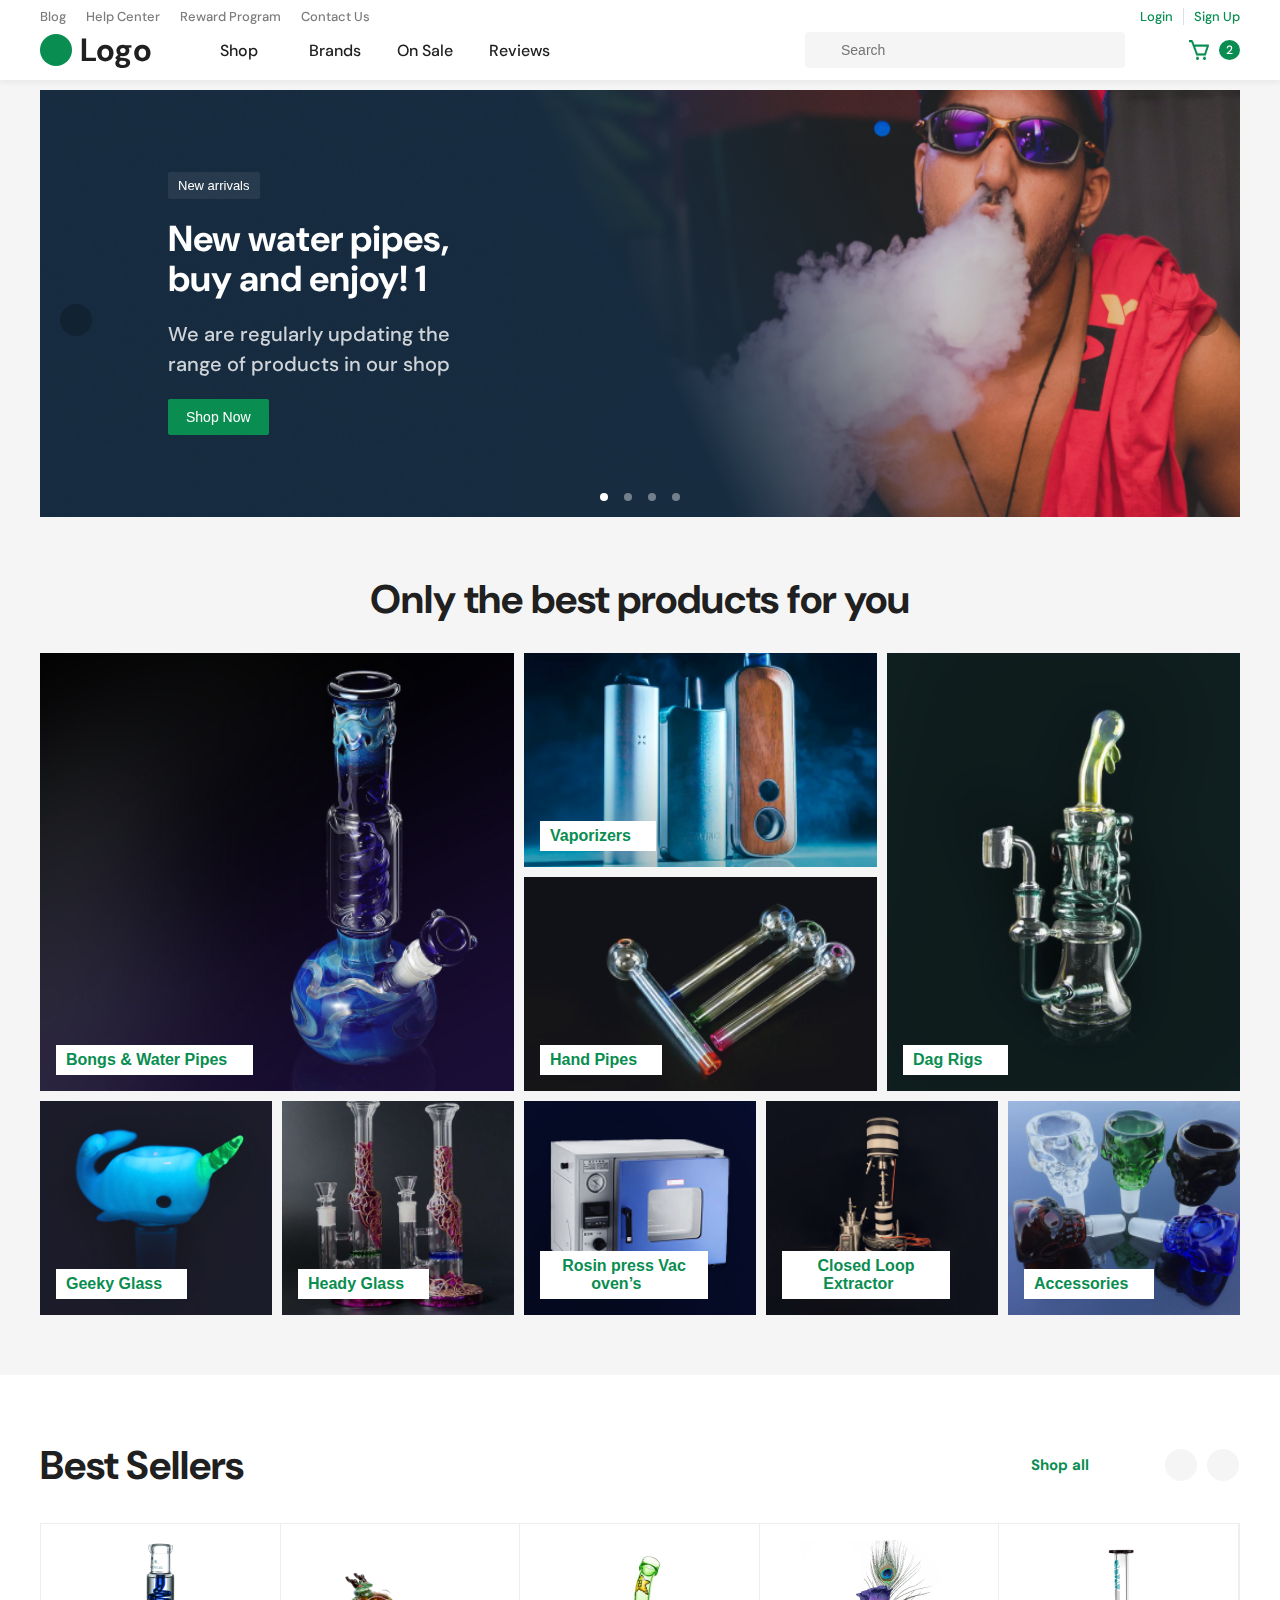
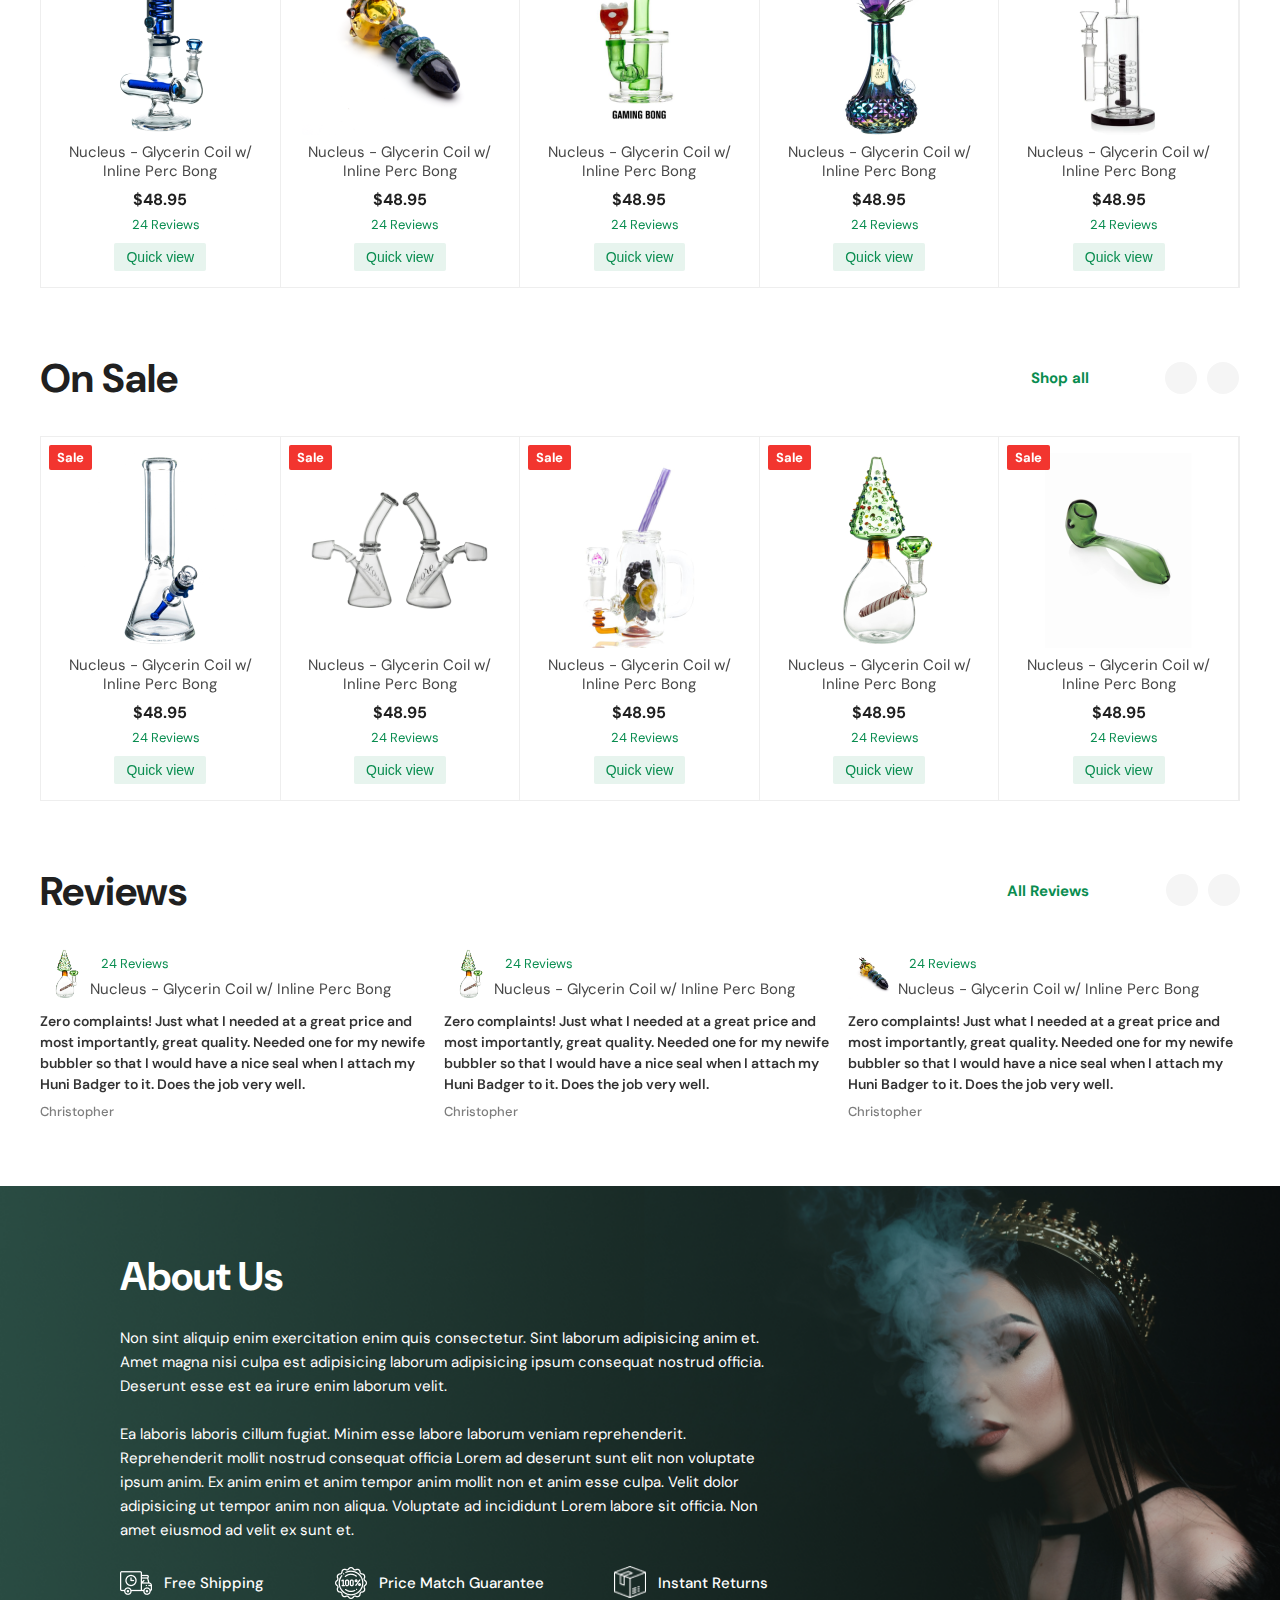
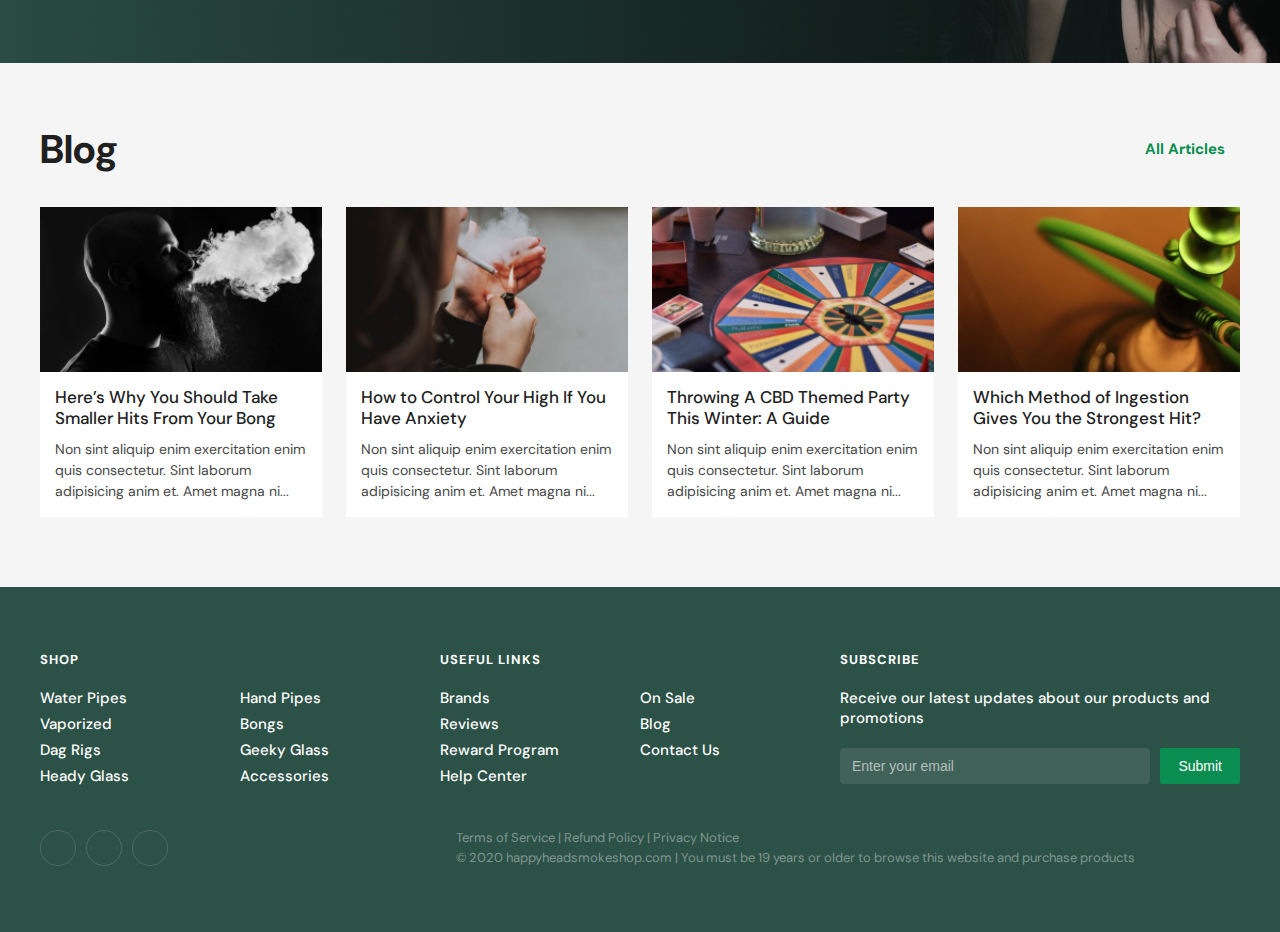
<file: html/index.html>
<html>

<head>
    <title>Home page</title>
    <meta charset="utf-8">
    <meta name="viewport" content="width=device-width, initial-scale=1.0">
    <meta http-equiv="X-UA-Compatible" content="IE=edge">
    <link rel="stylesheet" href="https://use.fontawesome.com/releases/v5.8.1/css/all.css" integrity="sha384-50oBUHEmvpQ+1lW4y57PTFmhCaXp0ML5d60M1M7uH2+nqUivzIebhndOJK28anvf" crossorigin="anonymous">
    <link rel="stylesheet" href="../css/css/owl.carousel.min.css">
    <link rel="stylesheet" href="../css/css/owl.theme.default.min.css">
    <link rel="stylesheet" href="../css/css/main.css">
    <link rel="stylesheet" href="../css/css/popup.css">
    <link rel="stylesheet" href="../css/css/responsive.css">
</head>

<body>
    <!-- Start Header -->
    <header class="navigation-wrap">
        <div class="inner-wrap">
            <div class="top-menu">
                <ul>
                    <li><a href="">blog</a></li>
                    <li><a href="">help center</a></li>
                    <li><a href="">reward program</a></li>
                    <li><a href="">contact us</a></li>
                </ul>
                <ul class="right">
                    <li><a href="#" class="login">login</a></li>
                    <li><a href="#" class="signup">sign up</a></li>
                </ul>
            </div>
            <div class="menu">
                <ul>
                    <li class="logo"><a href=""><span></span> logo</a></li>
                    <li class="drop-t-open"><a>shop</a>

                        <div class="dropdown-wrap eff01">
                            <ul class="dropdown-m">
                                <li>
                                    <a href="">Bongs & Water Pipes</a>
                                    <ul>
                                        <li><a href="">Lorem ipsum dolor</a></li>
                                        <li><a href="">Lorem ipsum dolor</a></li>
                                        <li><a href="">Lorem ipsum dolor</a></li>
                                        <li class="view_all"><a href="">View all</a></li>
                                    </ul>
                                </li>
                                <li>
                                    <a href="">Vaporizers</a>
                                    <ul>
                                        <li><a href="">Lorem ipsum dolor</a></li>
                                        <li><a href="">Lorem ipsum dolor</a></li>
                                        <li><a href="">Lorem ipsum dolor</a></li>
                                        <li><a href="">Lorem ipsum dolor</a></li>
                                        <li><a href="">Lorem ipsum dolor</a></li>
                                        <li class="view_all"><a href="">View all</a></li>
                                    </ul>
                                </li>
                                <li>
                                    <a href="">Hand Pipes</a>
                                    <ul>
                                        <li><a href="">Lorem ipsum dolor</a></li>
                                        <li><a href="">Lorem ipsum dolor</a></li>
                                        <li><a href="">Lorem ipsum dolor</a></li>
                                        <li><a href="">Lorem ipsum dolor</a></li>
                                        <li><a href="">Lorem ipsum dolor</a></li>
                                        <li class="view_all"><a href="">View all</a></li>
                                    </ul>
                                </li>
                                <li>
                                    <a href="">Dab Rigs</a>
                                    <ul>
                                        <li><a href="">Lorem ipsum dolor</a></li>
                                        <li><a href="">Lorem ipsum dolor</a></li>
                                        <li><a href="">Lorem ipsum dolor</a></li>
                                        <li><a href="">Lorem ipsum dolor</a></li>
                                        <li><a href="">Lorem ipsum dolor</a></li>
                                        <li class="view_all"><a href="">View all</a></li>
                                    </ul>
                                </li>
                                <li>
                                    <a href="">Geeky Glass</a>
                                    <ul>
                                        <li><a href="">Lorem ipsum dolor</a></li>
                                        <li><a href="">Lorem ipsum dolor</a></li>
                                        <li><a href="">Lorem ipsum dolor</a></li>
                                        <li><a href="">Lorem ipsum dolor</a></li>
                                        <li><a href="">Lorem ipsum dolor</a></li>
                                        <li class="view_all"><a href="">View all</a></li>
                                    </ul>
                                </li>
                                <li>
                                    <a href="">Heady Glass</a>
                                    <ul>
                                        <li><a href="">Lorem ipsum dolor</a></li>
                                        <li><a href="">Lorem ipsum dolor</a></li>
                                        <li><a href="">Lorem ipsum dolor</a></li>
                                        <li><a href="">Lorem ipsum dolor</a></li>
                                        <li><a href="">Lorem ipsum dolor</a></li>
                                        <li class="view_all"><a href="">View all</a></li>
                                    </ul>
                                </li>
                                <li>
                                    <a href="">Rosin press Vac oven’s</a>
                                    <ul>
                                        <li><a href="">Lorem ipsum dolor</a></li>
                                        <li><a href="">Lorem ipsum dolor</a></li>
                                        <li><a href="">Lorem ipsum dolor</a></li>
                                        <li><a href="">Lorem ipsum dolor</a></li>
                                        <li><a href="">Lorem ipsum dolor</a></li>
                                        <li class="view_all"><a href="">View all</a></li>
                                    </ul>
                                </li>
                                <li>
                                    <a href="">Closed Loop Extractor</a>
                                    <ul>
                                        <li><a href="">Lorem ipsum dolor</a></li>
                                        <li><a href="">Lorem ipsum dolor</a></li>
                                        <li><a href="">Lorem ipsum dolor</a></li>
                                        <li><a href="">Lorem ipsum dolor</a></li>
                                        <li><a href="">Lorem ipsum dolor</a></li>
                                        <li class="view_all"><a href="">View all</a></li>
                                    </ul>
                                </li>
                                <li>
                                    <a href="">Accessories</a>
                                    <ul>
                                        <li><a href="">Lorem ipsum dolor</a></li>
                                        <li><a href="">Lorem ipsum dolor</a></li>
                                        <li><a href="">Lorem ipsum dolor</a></li>
                                        <li><a href="">Lorem ipsum dolor</a></li>
                                        <li><a href="">Lorem ipsum dolor</a></li>
                                        <li class="view_all"><a href="">View all</a></li>
                                    </ul>
                                </li>
                            </ul>
                        </div>
                    </li>
                    <li><a href="">brands</a></li>
                    <li><a href="">on sale</a></li>
                    <li><a href="">reviews</a></li>
                </ul>
                <ul class="right">
                    <li>
                        <div class="input-wrap search">
                            <input type="text" placeholder="Search">
                        </div>
                    </li>
                    <li class="shopping-bag">
                        <img src="../img/icon2.png" alt="">
                        <span>2</span>
                    </li>
                </ul>
            </div>
        </div>
    </header>
    <!-- End Header -->

    <main>
        <section class="welcome-wrap">
            <div class="inner-wrap">
                <div class="slider owl-carousel">
                    <div class="item" style="background-image: url(../img/Base.png);">
                        <div class="text">
                            <button class="btn back_n">New arrivals</button>
                            <h1>New water pipes, buy and enjoy! 1</h1>
                            <p>We are regularly updating the range of products in our shop</p>
                            <button class="btn">Shop Now</button>
                        </div>
                    </div>
                    <div class="item" style="background-image: url(../img/Base.png);">
                        <div class="text">
                            <button class="btn back_n">New arrivals</button>
                            <h1>New water pipes, buy and enjoy! 2</h1>
                            <p>We are regularly updating the range of products in our shop</p>
                            <button class="btn">Shop Now</button>
                        </div>
                    </div>
                    <div class="item" style="background-image: url(../img/Base.png);">
                        <div class="text">
                            <button class="btn back_n">New arrivals</button>
                            <h1>New water pipes, buy and enjoy! 3</h1>
                            <p>We are regularly updating the range of products in our shop</p>
                            <button class="btn">Shop Now</button>
                        </div>
                    </div>
                    <div class="item" style="background-image: url(../img/Base.png);">
                        <div class="text">
                            <button class="btn back_n">New arrivals</button>
                            <h1>New water pipes, buy and enjoy! 4</h1>
                            <p>We are regularly updating the range of products in our shop</p>
                            <button class="btn">Shop Now</button>
                        </div>
                    </div>
                </div>
            </div>
        </section>
        <section class="best_products">
            <div class="inner-wrap">
                <h1>Only the best products for you</h1>
 

                <div class="grid-layout">
                    <div class="grid-item span-3" style="background-image: url(../img/img1.png);">
                        <a href=""></a>
                        <button class="btn">Bongs & Water Pipes</button>
                    </div>

                    <div class="grid-item span-2" style="background-image: url(../img/img2.png);">
                         <a href=""></a>
                        <button class="btn">Vaporizers</button>
                    </div>

                    <div class="grid-item span-2-2" style="background-image: url(../img/img44.png);">
                        <a href=""></a>
                        <button class="btn">Dag Rigs</button>
                    </div>

                    <div class="grid-item span-2" style="background-image: url(../img/img3.png);">
                        <a href=""></a>
                        <button class="btn">Hand Pipes</button>
                    </div>

                    <div class="grid-item span-1" style="background-image: url(../img/img5.png);">
                        <a href=""></a>
                        <button class="btn">Geeky Glass</button>
                    </div>

                    <div class="grid-item span-1" style="background-image: url(../img/img6.png);">
                        <a href=""></a>
                        <button class="btn">Heady Glass</button>
                    </div>

                    <div class="grid-item span-1" style="background-image: url(../img/img9.png);">
                        <a href=""></a>
                        <button class="btn">Rosin press Vac oven’s</button>
                    </div>

                    <div class="grid-item span-1" style="background-image: url(../img/img7.png);">
                        <a href=""></a>
                        <button class="btn">Closed Loop Extractor</button>
                    </div>

                    <div class="grid-item span-1" style="background-image: url(../img/img8.png);">
                        <a href=""></a>
                        <button class="btn">Accessories</button>
                    </div>
                </div>

            </div>
        </section>
        <section class="best_sellers slider_shop">
            <div class="inner-wrap">
                <div class="title">
                    <h1>Best Sellers</h1>
                    <a href="">Shop all</a>
                </div>
                <div class="slider owl-carousel">
                    <div class="item">
                        <div class="img"><img src="../img/sl1.png" alt=""></div>
                        <div class="info">
                            <div class="name">Nucleus - Glycerin Coil w/ Inline Perc Bong</div>
                            <div class="price">$48.95</div>
                            <div class="reviews">
                                <div class="stars st_5">
                                    <i class="fas fa-star"></i>
                                    <i class="fas fa-star"></i>
                                    <i class="fas fa-star"></i>
                                    <i class="fas fa-star"></i>
                                    <i class="fas fa-star"></i>
                                </div>
                                24 Reviews
                            </div>
                            <button class="btn quick_view">Quick view</button>
                        </div>
                    </div>
                    <div class="item">
                        <div class="img"><img src="../img/sl2.png" alt=""></div>
                        <div class="info">
                            <div class="name">Nucleus - Glycerin Coil w/ Inline Perc Bong</div>
                            <div class="price">$48.95</div>
                            <div class="reviews">
                                <div class="stars st_5">
                                    <i class="fas fa-star"></i>
                                    <i class="fas fa-star"></i>
                                    <i class="fas fa-star"></i>
                                    <i class="fas fa-star"></i>
                                    <i class="fas fa-star"></i>
                                </div>
                                24 Reviews
                            </div>
                            <button class="btn quick_view">Quick view</button>
                        </div>
                    </div>
                    <div class="item">
                        <div class="img"><img src="../img/sl3.png" alt=""></div>
                        <div class="info">
                            <div class="name">Nucleus - Glycerin Coil w/ Inline Perc Bong</div>
                            <div class="price">$48.95</div>
                            <div class="reviews">
                                <div class="stars st_5">
                                    <i class="fas fa-star"></i>
                                    <i class="fas fa-star"></i>
                                    <i class="fas fa-star"></i>
                                    <i class="fas fa-star"></i>
                                    <i class="fas fa-star"></i>
                                </div>
                                24 Reviews
                            </div>
                            <button class="btn quick_view">Quick view</button>
                        </div>
                    </div>
                    <div class="item">
                        <div class="img"><img src="../img/sl4.png" alt=""></div>
                        <div class="info">
                            <div class="name">Nucleus - Glycerin Coil w/ Inline Perc Bong</div>
                            <div class="price">$48.95</div>
                            <div class="reviews">
                                <div class="stars st_5">
                                    <i class="fas fa-star"></i>
                                    <i class="fas fa-star"></i>
                                    <i class="fas fa-star"></i>
                                    <i class="fas fa-star"></i>
                                    <i class="fas fa-star"></i>
                                </div>
                                24 Reviews
                            </div>
                            <button class="btn quick_view">Quick view</button>
                        </div>
                    </div>
                    <div class="item">
                        <div class="img"><img src="../img/sl5.png" alt=""></div>
                        <div class="info">
                            <div class="name">Nucleus - Glycerin Coil w/ Inline Perc Bong</div>
                            <div class="price">$48.95</div>
                            <div class="reviews">
                                <div class="stars st_5">
                                    <i class="fas fa-star"></i>
                                    <i class="fas fa-star"></i>
                                    <i class="fas fa-star"></i>
                                    <i class="fas fa-star"></i>
                                    <i class="fas fa-star"></i>
                                </div>
                                24 Reviews
                            </div>
                            <button class="btn quick_view">Quick view</button>
                        </div>
                    </div>
                    <div class="item">
                        <div class="img"><img src="../img/sl1.png" alt=""></div>
                        <div class="info">
                            <div class="name">Nucleus - Glycerin Coil w/ Inline Perc Bong</div>
                            <div class="price">$48.95</div>
                            <div class="reviews">
                                <div class="stars st_5">
                                    <i class="fas fa-star"></i>
                                    <i class="fas fa-star"></i>
                                    <i class="fas fa-star"></i>
                                    <i class="fas fa-star"></i>
                                    <i class="fas fa-star"></i>
                                </div>
                                24 Reviews
                            </div>
                            <button class="btn quick_view">Quick view</button>
                        </div>
                    </div>
                    <div class="item">
                        <div class="img"><img src="../img/sl2.png" alt=""></div>
                        <div class="info">
                            <div class="name">Nucleus - Glycerin Coil w/ Inline Perc Bong</div>
                            <div class="price">$48.95</div>
                            <div class="reviews">
                                <div class="stars st_5">
                                    <i class="fas fa-star"></i>
                                    <i class="fas fa-star"></i>
                                    <i class="fas fa-star"></i>
                                    <i class="fas fa-star"></i>
                                    <i class="fas fa-star"></i>
                                </div>
                                24 Reviews
                            </div>
                            <button class="btn quick_view">Quick view</button>
                        </div>
                    </div>
                </div>
            </div>
        </section>
        <section class="on_sale slider_shop">
            <div class="inner-wrap">
                <div class="title">
                    <h1>On Sale</h1>
                    <a href="">Shop all</a>
                </div>
                <div class="slider owl-carousel">
                    <div class="item">
                        <div class="img"><img src="../img/sl6.png" alt=""></div>
                        <div class="btn sale">Sale</div>
                        <div class="info">
                            <div class="name">Nucleus - Glycerin Coil w/ Inline Perc Bong</div>
                            <div class="price">$48.95</div>
                            <div class="reviews">
                                <div class="stars st_5">
                                    <i class="fas fa-star"></i>
                                    <i class="fas fa-star"></i>
                                    <i class="fas fa-star"></i>
                                    <i class="fas fa-star"></i>
                                    <i class="fas fa-star"></i>
                                </div>
                                24 Reviews
                            </div>
                            <button class="btn quick_view">Quick view</button>
                        </div>
                    </div>
                    <div class="item">
                        <div class="img"><img src="../img/sl7.png" alt=""></div>
                        <div class="btn sale">Sale</div>
                        <div class="info">
                            <div class="name">Nucleus - Glycerin Coil w/ Inline Perc Bong</div>
                            <div class="price">$48.95</div>
                            <div class="reviews">
                                <div class="stars st_5">
                                    <i class="fas fa-star"></i>
                                    <i class="fas fa-star"></i>
                                    <i class="fas fa-star"></i>
                                    <i class="fas fa-star"></i>
                                    <i class="fas fa-star"></i>
                                </div>
                                24 Reviews
                            </div>
                            <button class="btn quick_view">Quick view</button>
                        </div>
                    </div>
                    <div class="item">
                        <div class="img"><img src="../img/sl8.png" alt=""></div>
                        <div class="btn sale">Sale</div>
                        <div class="info">
                            <div class="name">Nucleus - Glycerin Coil w/ Inline Perc Bong</div>
                            <div class="price">$48.95</div>
                            <div class="reviews">
                                <div class="stars st_5">
                                    <i class="fas fa-star"></i>
                                    <i class="fas fa-star"></i>
                                    <i class="fas fa-star"></i>
                                    <i class="fas fa-star"></i>
                                    <i class="fas fa-star"></i>
                                </div>
                                24 Reviews
                            </div>
                            <button class="btn quick_view">Quick view</button>
                        </div>
                    </div>
                    <div class="item">
                        <div class="img"><img src="../img/sl9.png" alt=""></div>
                        <div class="btn sale">Sale</div>
                        <div class="info">
                            <div class="name">Nucleus - Glycerin Coil w/ Inline Perc Bong</div>
                            <div class="price">$48.95</div>
                            <div class="reviews">
                                <div class="stars st_5">
                                    <i class="fas fa-star"></i>
                                    <i class="fas fa-star"></i>
                                    <i class="fas fa-star"></i>
                                    <i class="fas fa-star"></i>
                                    <i class="fas fa-star"></i>
                                </div>
                                24 Reviews
                            </div>
                            <button class="btn quick_view">Quick view</button>
                        </div>
                    </div>
                    <div class="item">
                        <div class="img"><img src="../img/sl10.png" alt=""></div>
                        <div class="btn sale">Sale</div>
                        <div class="info">
                            <div class="name">Nucleus - Glycerin Coil w/ Inline Perc Bong</div>
                            <div class="price">$48.95</div>
                            <div class="reviews">
                                <div class="stars st_5">
                                    <i class="fas fa-star"></i>
                                    <i class="fas fa-star"></i>
                                    <i class="fas fa-star"></i>
                                    <i class="fas fa-star"></i>
                                    <i class="fas fa-star"></i>
                                </div>
                                24 Reviews
                            </div>
                            <button class="btn quick_view">Quick view</button>
                        </div>
                    </div>
                    <div class="item">
                        <div class="img"><img src="../img/sl6.png" alt=""></div>
                        <div class="btn sale">Sale</div>
                        <div class="info">
                            <div class="name">Nucleus - Glycerin Coil w/ Inline Perc Bong</div>
                            <div class="price">$48.95</div>
                            <div class="reviews">
                                <div class="stars st_5">
                                    <i class="fas fa-star"></i>
                                    <i class="fas fa-star"></i>
                                    <i class="fas fa-star"></i>
                                    <i class="fas fa-star"></i>
                                    <i class="fas fa-star"></i>
                                </div>
                                24 Reviews
                            </div>
                            <button class="btn quick_view">Quick view</button>
                        </div>
                    </div>
                    <div class="item">
                        <div class="img"><img src="../img/sl7.png" alt=""></div>
                        <div class="btn sale">Sale</div>
                        <div class="info">
                            <div class="name">Nucleus - Glycerin Coil w/ Inline Perc Bong</div>
                            <div class="price">$48.95</div>
                            <div class="reviews">
                                <div class="stars st_5">
                                    <i class="fas fa-star"></i>
                                    <i class="fas fa-star"></i>
                                    <i class="fas fa-star"></i>
                                    <i class="fas fa-star"></i>
                                    <i class="fas fa-star"></i>
                                </div>
                                24 Reviews
                            </div>
                            <button class="btn quick_view">Quick view</button>
                        </div>
                    </div>
                </div>
            </div>
        </section>

        <section class="reviews_slider slider_shop">
            <div class="inner-wrap">
                <div class="title">
                    <h1>Reviews</h1>
                    <a href="">All Reviews</a>
                </div>
                <div class="slider owl-carousel">
                    <div class="item">
                        <div class="info">
                            <div class="img">
                                <img src="../img/sl9.png" alt="">
                            </div>
                            <div class="right-wrap">
                                <div class="reviews">
                                    <div class="stars st_5">
                                        <i class="fas fa-star"></i>
                                        <i class="fas fa-star"></i>
                                        <i class="fas fa-star"></i>
                                        <i class="fas fa-star"></i>
                                        <i class="fas fa-star"></i>
                                    </div>
                                    24 Reviews
                                </div>
                                <div class="name">Nucleus - Glycerin Coil w/ Inline Perc Bong</div>
                            </div>
                        </div>
                        <div class="description">
                            <p>
                                Zero complaints! Just what I needed at a great price and most importantly, great quality. Needed one for my newife bubbler so that I would have a nice seal when I attach my Huni Badger to it. Does the job very well.</p>
                            <span>Christopher</span>
                        </div>
                    </div>
                    <div class="item">
                        <div class="info">
                            <div class="img">
                                <img src="../img/sl9.png" alt="">
                            </div>
                            <div class="right-wrap">
                                <div class="reviews">
                                    <div class="stars st_5">
                                        <i class="fas fa-star"></i>
                                        <i class="fas fa-star"></i>
                                        <i class="fas fa-star"></i>
                                        <i class="fas fa-star"></i>
                                        <i class="fas fa-star"></i>
                                    </div>
                                    24 Reviews
                                </div>
                                <div class="name">Nucleus - Glycerin Coil w/ Inline Perc Bong</div>
                            </div>
                        </div>
                        <div class="description">
                            <p>
                                Zero complaints! Just what I needed at a great price and most importantly, great quality. Needed one for my newife bubbler so that I would have a nice seal when I attach my Huni Badger to it. Does the job very well.</p>
                            <span>Christopher</span>
                        </div>
                    </div>
                    <div class="item">
                        <div class="info">
                            <div class="img">
                                <img src="../img/sl2.png" alt="">
                            </div>
                            <div class="right-wrap">
                                <div class="reviews">
                                    <div class="stars st_5">
                                        <i class="fas fa-star"></i>
                                        <i class="fas fa-star"></i>
                                        <i class="fas fa-star"></i>
                                        <i class="fas fa-star"></i>
                                        <i class="fas fa-star"></i>
                                    </div>
                                    24 Reviews
                                </div>
                                <div class="name">Nucleus - Glycerin Coil w/ Inline Perc Bong</div>
                            </div>
                        </div>
                        <div class="description">
                            <p>Zero complaints! Just what I needed at a great price and most importantly, great quality. Needed one for my newife bubbler so that I would have a nice seal when I attach my Huni Badger to it. Does the job very well.</p>
                            <span>Christopher</span>
                        </div>
                    </div>
                    <div class="item">
                        <div class="info">
                            <div class="img">
                                <img src="../img/sl3.png" alt="">
                            </div>
                            <div class="right-wrap">
                                <div class="reviews">
                                    <div class="stars st_5">
                                        <i class="fas fa-star"></i>
                                        <i class="fas fa-star"></i>
                                        <i class="fas fa-star"></i>
                                        <i class="fas fa-star"></i>
                                        <i class="fas fa-star"></i>
                                    </div>
                                    24 Reviews
                                </div>
                                <div class="name">Nucleus - Glycerin Coil w/ Inline Perc Bong</div>
                            </div>
                        </div>
                        <div class="description">
                            <p>Zero complaints! Just what I needed at a great price and most importantly, great quality. Needed one for my newife bubbler so that I would have a nice seal when I attach my Huni Badger to it. Does the job very well.</p>
                            <span>Christopher</span>
                        </div>
                    </div>
                    <div class="item">
                        <div class="info">
                            <div class="img">
                                <img src="../img/sl4.png" alt="">
                            </div>
                            <div class="right-wrap">
                                <div class="reviews">
                                    <div class="stars st_5">
                                        <i class="fas fa-star"></i>
                                        <i class="fas fa-star"></i>
                                        <i class="fas fa-star"></i>
                                        <i class="fas fa-star"></i>
                                        <i class="fas fa-star"></i>
                                    </div>
                                    24 Reviews
                                </div>
                                <div class="name">Nucleus - Glycerin Coil w/ Inline Perc Bong</div>
                            </div>
                        </div>
                        <div class="description">
                            <p>
                                Zero complaints! Just what I needed at a great price and most importantly, great quality. Needed one for my newife bubbler so that I would have a nice seal when I attach my Huni Badger to it. Does the job very well.</p>
                            <span>Christopher</span>
                        </div>
                    </div>
                </div>
            </div>
        </section>
        <section class="about" style="background-image: url(../img/background.png);">
            <div class="inner-wrap">
                <div>
                    <h1>About Us</h1>
                    <p>Non sint aliquip enim exercitation enim quis consectetur. Sint laborum adipisicing anim et. Amet magna nisi culpa est adipisicing laborum adipisicing ipsum consequat nostrud officia. Deserunt esse est ea irure enim laborum velit.</p>
                    <p>Ea laboris laboris cillum fugiat. Minim esse labore laborum veniam reprehenderit. Reprehenderit mollit nostrud consequat officia Lorem ad deserunt sunt elit non voluptate ipsum anim. Ex anim enim et anim tempor anim mollit non et anim esse culpa. Velit dolor adipisicing ut tempor anim non aliqua. Voluptate ad incididunt Lorem labore sit officia. Non amet eiusmod ad velit ex sunt et.</p>
                    <div class="icon-wrap">
                        <div><img src="../img/1union.png" alt="">Free Shipping</div>
                        <div><img src="../img/2union.png" alt="">Price Match Guarantee</div>
                        <div><img src="../img/3union.png" alt="">Instant Returns</div>
                    </div>
                </div>
            </div>
        </section>
        <section class="blog">
            <div class="inner-wrap">
                <div class="title">
                    <h1>Blog</h1>
                    <a href="">All Articles</a>
                </div>
                <div class="blog-wrap">
                    <div class="item">
                        <div class="img" style="background-image: url(../img/1image.png);"></div>
                        <div class="info">
                            <h1>Here’s Why You Should Take Smaller Hits From Your Bong</h1>
                            <p>Non sint aliquip enim exercitation enim quis consectetur. Sint laborum adipisicing anim et. Amet magna ni...</p>
                        </div>
                    </div>
                    <div class="item">
                        <div class="img" style="background-image: url(../img/2image.png);"></div>
                        <div class="info">
                            <h1>How to Control Your High If You Have Anxiety</h1>
                            <p>Non sint aliquip enim exercitation enim quis consectetur. Sint laborum adipisicing anim et. Amet magna ni...</p>
                        </div>
                    </div>
                    <div class="item">
                        <div class="img" style="background-image: url(../img/3image.png);"></div>
                        <div class="info">
                            <h1>Throwing A CBD Themed Party This Winter: A Guide</h1>
                            <p>Non sint aliquip enim exercitation enim quis consectetur. Sint laborum adipisicing anim et. Amet magna ni...</p>
                        </div>
                    </div>
                    <div class="item">
                        <div class="img" style="background-image: url(../img/4image.png);"></div>
                        <div class="info">
                            <h1>Which Method of Ingestion Gives You the Strongest Hit?</h1>
                            <p>Non sint aliquip enim exercitation enim quis consectetur. Sint laborum adipisicing anim et. Amet magna ni...</p>
                        </div>
                    </div>
                </div>
            </div>
        </section>
    </main>



    <footer>
        <div class="inner-wrap">
            <ul>
                <li>
                    <h1>Shop</h1>
                    <ul>
                        <li><a href="">Water Pipes</a></li>
                        <li><a href="">Hand Pipes</a></li>
                        <li><a href="">Vaporized</a></li>
                        <li><a href="">Bongs</a></li>
                        <li><a href="">Dag Rigs</a></li>
                        <li><a href="">Geeky Glass</a></li>
                        <li><a href="">Heady Glass</a></li>
                        <li><a href="">Accessories</a></li>
                    </ul>
                </li>
                <li>
                    <h1>Useful Links</h1>
                    <ul>
                        <li><a href="">Brands</a></li>
                        <li><a href="">On Sale</a></li>
                        <li><a href="">Reviews</a></li>
                        <li><a href="">Blog</a></li>
                        <li><a href="">Reward Program</a></li>
                        <li><a href="">Contact Us</a></li>
                        <li><a href="">Help Center</a></li>
                    </ul>
                </li>
                <li>
                    <h1>Subscribe</h1>
                    <ul class="subscribe">
                        <li>
                            <p>Receive our latest updates about our products and promotions</p>
                        </li>
                        <li>
                            <div class="input-wrap"><input type="text" placeholder="Enter your email"></div><button class="btn">Submit</button>
                        </li>
                    </ul>
                </li>
            </ul>
            <div class="footer_bottom">
                <div class="social">
                    <ul>
                        <li><a class="eff03" href=""><i class="fab fa-facebook-f"></i></a></li>
                        <li><a class="eff03" href=""><i class="fab fa-instagram"></i></a></li>
                        <li><a class="eff03" href=""><i class="fab fa-youtube"></i></a></li>
                    </ul>
                </div>
                <div class="copyright_text">
                    <p>Terms of Service | Refund Policy | Privacy Notice</p>
                    <p>© 2020 happyheadsmokeshop.com | You must be 19 years or older to browse this website and purchase products</p>
                </div>
            </div>
        </div>
    </footer>










<div class="popup_wrap">
    
    <!-- login Sign Up popup -->
    <div class="popup login_signup_p" >
        <div class="dialog">
            <div class="form-box">
                <div class="close-popup"><i class="eff03 fas fa-times"></i></div>

                <!-- login form -->
                <div class="form-box-wrap login_form">
                    <h1>Login</h1>
                    <form action="">
                        <div class="input-wrap">
                            <label for="">Email:</label>
                            <input type="text">
                        </div>

                        <div class="input-wrap">
                            <label for="">Password:</label>
                            <input type="password">
                        </div>

                        <a href="#" class="forgot_pass">Forgot password?</a>

                        <button class="btn">Sign In</button>
                    </form>

                    <p>Not Registered Yet? <a href="#" class="signup_p">Create account</a></p>
                </div>
                <!-- login form -->

                <!-- Sign Up form -->
                <div class="form-box-wrap signup_form">
                    <h1>Create account</h1>
                    <form action="">
                        <div class="input-wrap">
                            <label for="">Full name:</label>
                            <input type="text">
                        </div>

                        <div class="input-wrap">
                            <label for="">Email:</label>
                            <input type="text">
                        </div>

                        <div class="input-wrap">
                            <label for="">Password:</label>
                            <input type="password">
                        </div>

                        <div class="input-wrap">
                            <label for="">Create password:</label>
                            <input type="password">
                        </div>

                        <button class="btn">Create account</button>
                    </form>
                    <p>Already have an account? <a href="#" class="login_p">Log In</a></p>

                </div>
                <!--Sign Up form -->

                <!-- Forgot password form -->
                <div class="form-box-wrap forgotpass_form">
                    <h1>Forgot password</h1>
                    <p>We will send you an email to reset your password</p>
                    <form action="">
                        <div class="input-wrap">
                            <label for="">Email:</label>
                            <input type="text">
                        </div>
 
                        <button class="btn">Submit</button>
                        <button class="btn cancel">Cancel</button>
                    </form>
                </div>
                <!--Forgot password form -->

            </div>
            <div class="close-popup"></div>
        </div>
    </div>

    <!-- login Sign Up popup -->

    <!-- product view popup -->
    <div class="popup product_view_p">
        <div class="dialog">
            <div class="form-box">
                <div class="close-popup"><i class="eff03 fas fa-times"></i></div>

                <div class="form-box-wrap product_view_popup">
                     <div class="left-wrap">
                         <div class="slider owl-carousel">      
                            <div class="item" data-dot="<button style='background-image: url(../img/sl1.png)' class='owl-dot'></button>">
                                 <img src="../img/sl1.png" alt="">
                             </div>
                             <div class="item" data-dot="<button style='background-image: url(../img/view1.png)' class='owl-dot'></button>">
                                 <img src="../img/view1.png" alt="">
                             </div>
                             <div class="item" data-dot="<button style='background-image: url(../img/sl7.png)' class='owl-dot'></button>">
                                 <img src="../img/sl7.png" alt="">
                             </div>
                             <div class="item" data-dot="<button style='background-image: url(../img/sl6.png)' class='owl-dot'></button>">
                                 <img src="../img/sl6.png" alt="">
                             </div>
                             <div class="item" data-dot="<button style='background-image: url(../img/sl6.png)' class='owl-dot'></button>">
                                 <img src="../img/sl6.png" alt="">
                             </div>
                         </div>
                     </div>

                     <div class="right-wrap">
                         <h1>Nucleus - Glycerin Coil w/ Inline Perc Bong</h1>
                         <div class="reviews">
                            <div class="stars st_5">
                                <i class="fas fa-star"></i>
                                <i class="fas fa-star"></i>
                                <i class="fas fa-star"></i>
                                <i class="fas fa-star"></i>
                                <i class="fas fa-star"></i>
                            </div>
                            24 Reviews
                        </div>
                        <div class="description">
                            This sherlock bubble rig by Hemper Co was featured in their August box. It features a diffused downstem with multiple holes to diffuse your favorite smoke or concentrates. In addition to amazing function, the thin profile and compact size makes this rig an excellent on-the-go travel companion. Three colored glass marbles adorn the main chamber. The sherlock style bent neck also prevents splash back. Stands 7'' inches...

                            <a href="">More info</a>
                        </div>

                        <div class="add-to-cart">
                            <div class="price">$48.95</div>
                            <div class="d-flex"> 
                                <div class="plus_minus">
                                    <div class="minus"><i class="fas fa-minus"></i></div>
                                    <input value="1" type="number">
                                    <div class="plus"><i class="fas fa-plus"></i></div>
                                </div>
                                <button class="btn">Add to cart</button>
                            </div>
                        </div>
                     </div>
                </div>
            </div>
            <div class="close-popup"></div>
        </div>
    </div><!-- product view popup -->


 
    <script type="text/javascript" src="../js/jquery.js"></script>
    <script type="text/javascript" src="../js/owl.carousel.min.js"></script>
    <!-- <script type="text/javascript" src="../js/masonry.pkgd.min.js"></script> -->
    <script type="text/javascript" src="../js/main.js"></script>
</body>

</html>
</file>
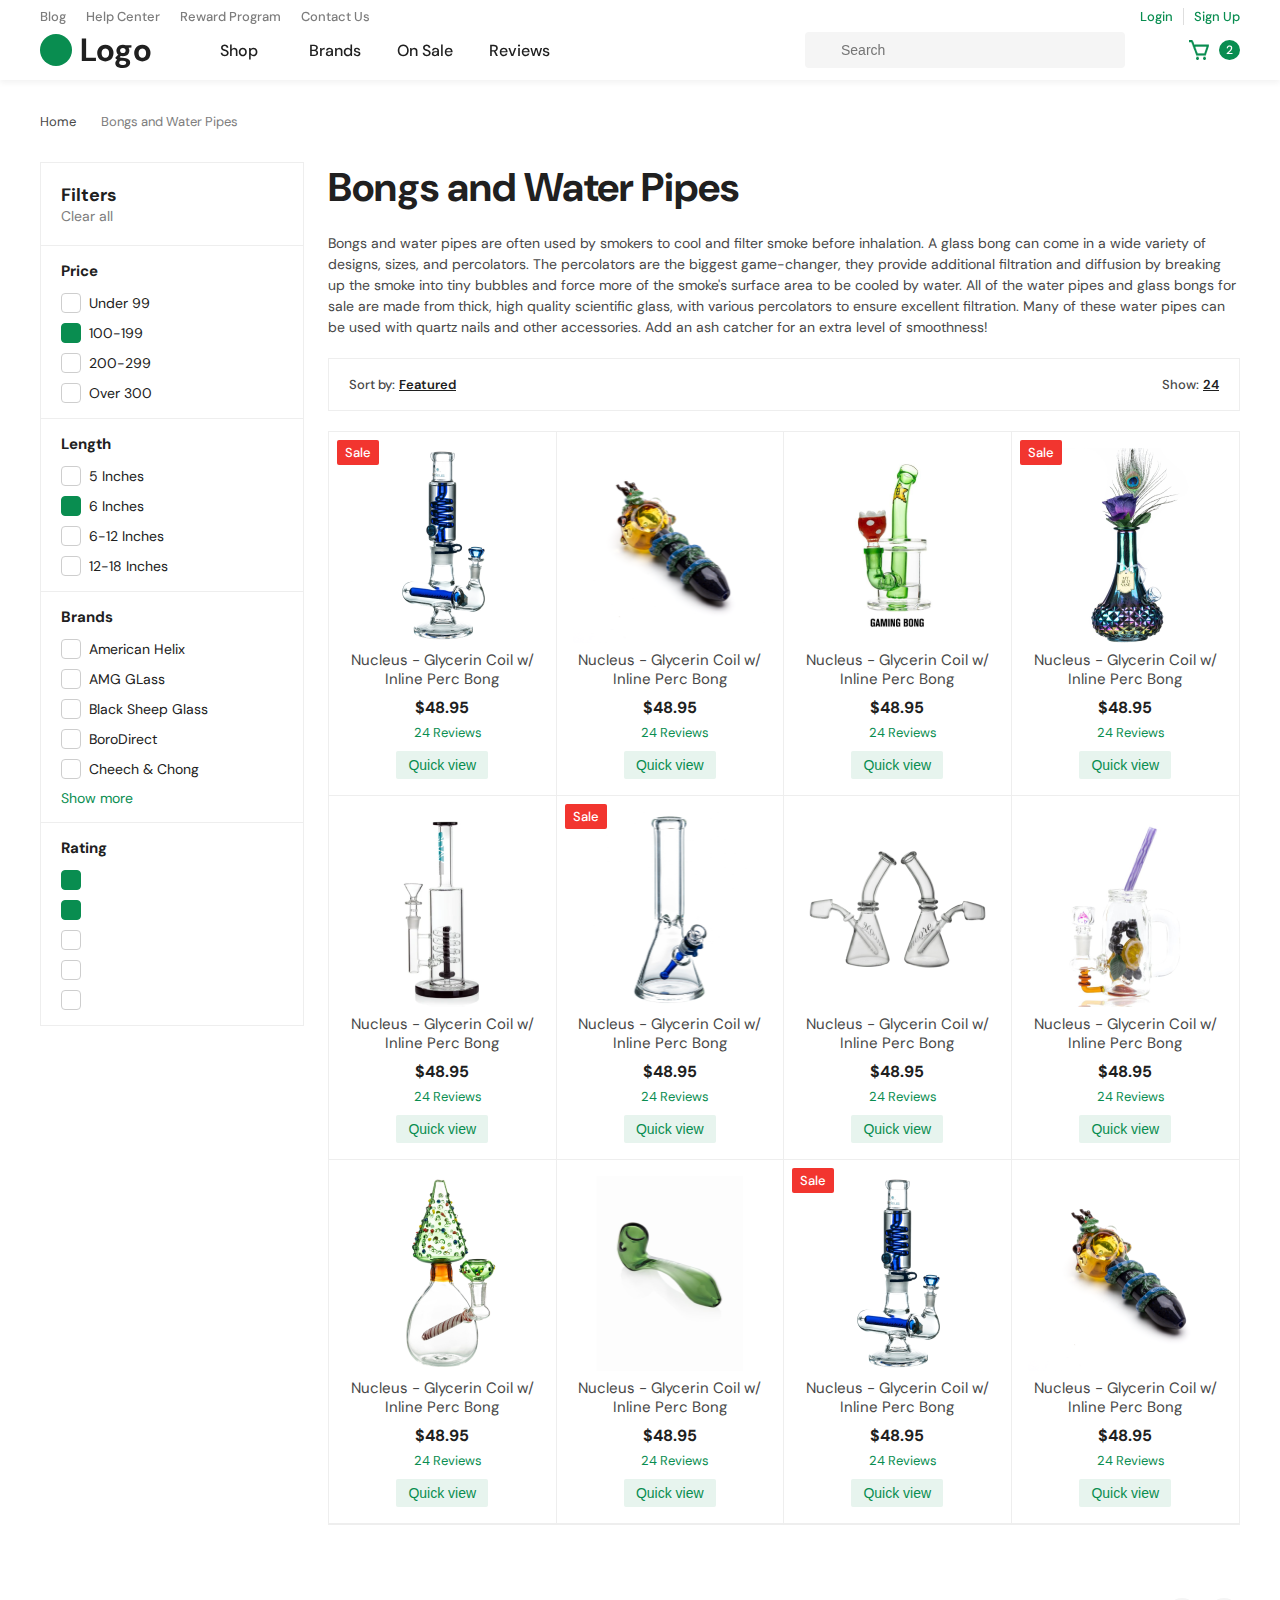
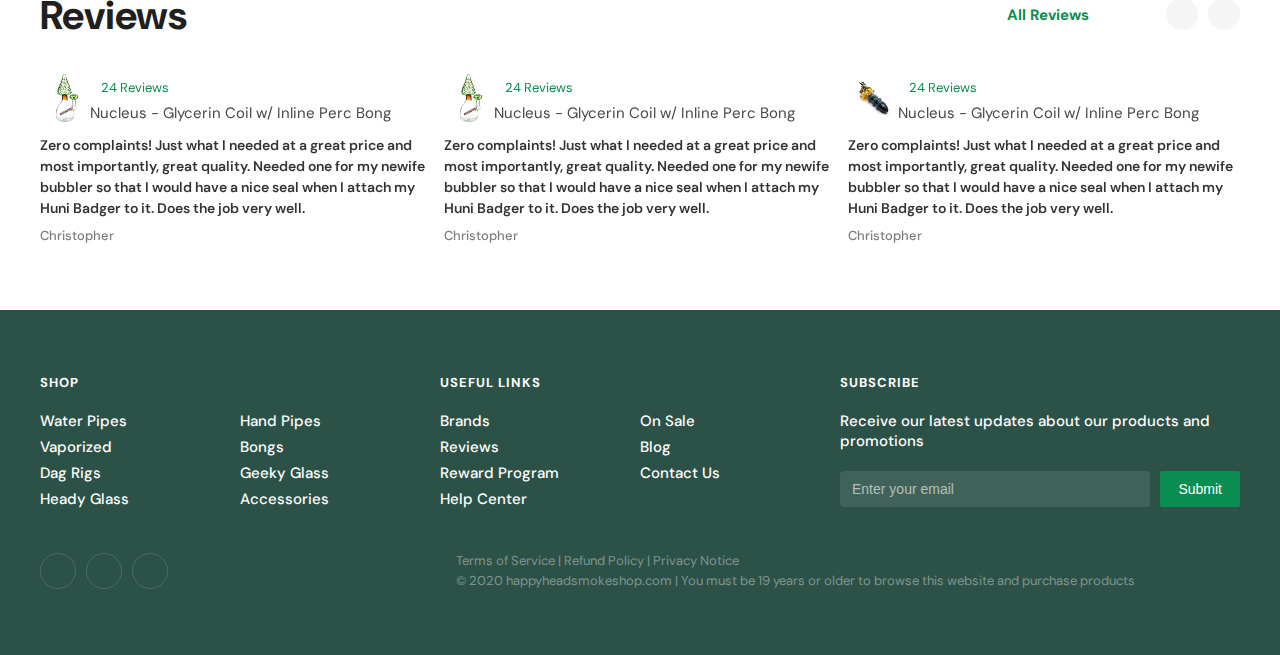
<file: html/catalog.html>
<html>

<head>
    <title>Catalog</title>
    <meta charset="utf-8">
    <meta name="viewport" content="width=device-width, initial-scale=1.0">
    <meta http-equiv="X-UA-Compatible" content="IE=edge">
    <link rel="stylesheet" href="https://use.fontawesome.com/releases/v5.8.1/css/all.css" integrity="sha384-50oBUHEmvpQ+1lW4y57PTFmhCaXp0ML5d60M1M7uH2+nqUivzIebhndOJK28anvf" crossorigin="anonymous">
    <link rel="stylesheet" href="../css/css/owl.carousel.min.css">
    <link rel="stylesheet" href="../css/css/owl.theme.default.min.css">
    <link rel="stylesheet" href="../css/css/main.css">
    <link rel="stylesheet" href="../css/css/popup.css">
    <link rel="stylesheet" href="../css/css/responsive.css">
</head>

<body>
    <!-- Start Header -->
    <header class="navigation-wrap">
        <div class="inner-wrap">
            <div class="top-menu">
                <ul>
                    <li><a href="">blog</a></li>
                    <li><a href="">help center</a></li>
                    <li><a href="">reward program</a></li>
                    <li><a href="">contact us</a></li>
                </ul>
                <ul class="right">
                    <li><a href="#" class="login">login</a></li>
                    <li><a href="#" class="signup">sign up</a></li>
                </ul>
            </div>
            <div class="menu">
                <ul>
                    <li class="logo"><a href=""><span></span> logo</a></li>
                    <li class="drop-t-open"><a>shop</a>

                        <div class="dropdown-wrap eff01">
                            <ul class="dropdown-m">
                                <li>
                                    <a href="">Bongs & Water Pipes</a>
                                    <ul>
                                        <li><a href="">Lorem ipsum dolor</a></li>
                                        <li><a href="">Lorem ipsum dolor</a></li>
                                        <li><a href="">Lorem ipsum dolor</a></li>
                                        <li class="view_all"><a href="">View all</a></li>
                                    </ul>
                                </li>
                                <li>
                                    <a href="">Vaporizers</a>
                                    <ul>
                                        <li><a href="">Lorem ipsum dolor</a></li>
                                        <li><a href="">Lorem ipsum dolor</a></li>
                                        <li><a href="">Lorem ipsum dolor</a></li>
                                        <li><a href="">Lorem ipsum dolor</a></li>
                                        <li><a href="">Lorem ipsum dolor</a></li>
                                        <li class="view_all"><a href="">View all</a></li>
                                    </ul>
                                </li>
                                <li>
                                    <a href="">Hand Pipes</a>
                                    <ul>
                                        <li><a href="">Lorem ipsum dolor</a></li>
                                        <li><a href="">Lorem ipsum dolor</a></li>
                                        <li><a href="">Lorem ipsum dolor</a></li>
                                        <li><a href="">Lorem ipsum dolor</a></li>
                                        <li><a href="">Lorem ipsum dolor</a></li>
                                        <li class="view_all"><a href="">View all</a></li>
                                    </ul>
                                </li>
                                <li>
                                    <a href="">Dab Rigs</a>
                                    <ul>
                                        <li><a href="">Lorem ipsum dolor</a></li>
                                        <li><a href="">Lorem ipsum dolor</a></li>
                                        <li><a href="">Lorem ipsum dolor</a></li>
                                        <li><a href="">Lorem ipsum dolor</a></li>
                                        <li><a href="">Lorem ipsum dolor</a></li>
                                        <li class="view_all"><a href="">View all</a></li>
                                    </ul>
                                </li>
                                <li>
                                    <a href="">Geeky Glass</a>
                                    <ul>
                                        <li><a href="">Lorem ipsum dolor</a></li>
                                        <li><a href="">Lorem ipsum dolor</a></li>
                                        <li><a href="">Lorem ipsum dolor</a></li>
                                        <li><a href="">Lorem ipsum dolor</a></li>
                                        <li><a href="">Lorem ipsum dolor</a></li>
                                        <li class="view_all"><a href="">View all</a></li>
                                    </ul>
                                </li>
                                <li>
                                    <a href="">Heady Glass</a>
                                    <ul>
                                        <li><a href="">Lorem ipsum dolor</a></li>
                                        <li><a href="">Lorem ipsum dolor</a></li>
                                        <li><a href="">Lorem ipsum dolor</a></li>
                                        <li><a href="">Lorem ipsum dolor</a></li>
                                        <li><a href="">Lorem ipsum dolor</a></li>
                                        <li class="view_all"><a href="">View all</a></li>
                                    </ul>
                                </li>
                                <li>
                                    <a href="">Rosin press Vac oven’s</a>
                                    <ul>
                                        <li><a href="">Lorem ipsum dolor</a></li>
                                        <li><a href="">Lorem ipsum dolor</a></li>
                                        <li><a href="">Lorem ipsum dolor</a></li>
                                        <li><a href="">Lorem ipsum dolor</a></li>
                                        <li><a href="">Lorem ipsum dolor</a></li>
                                        <li class="view_all"><a href="">View all</a></li>
                                    </ul>
                                </li>
                                <li>
                                    <a href="">Closed Loop Extractor</a>
                                    <ul>
                                        <li><a href="">Lorem ipsum dolor</a></li>
                                        <li><a href="">Lorem ipsum dolor</a></li>
                                        <li><a href="">Lorem ipsum dolor</a></li>
                                        <li><a href="">Lorem ipsum dolor</a></li>
                                        <li><a href="">Lorem ipsum dolor</a></li>
                                        <li class="view_all"><a href="">View all</a></li>
                                    </ul>
                                </li>
                                <li>
                                    <a href="">Accessories</a>
                                    <ul>
                                        <li><a href="">Lorem ipsum dolor</a></li>
                                        <li><a href="">Lorem ipsum dolor</a></li>
                                        <li><a href="">Lorem ipsum dolor</a></li>
                                        <li><a href="">Lorem ipsum dolor</a></li>
                                        <li><a href="">Lorem ipsum dolor</a></li>
                                        <li class="view_all"><a href="">View all</a></li>
                                    </ul>
                                </li>
                            </ul>
                        </div>
                    </li>
                    <li><a href="">brands</a></li>
                    <li><a href="">on sale</a></li>
                    <li><a href="">reviews</a></li>
                </ul>
                <ul class="right">
                    <li>
                        <div class="input-wrap search">
                            <input type="text" placeholder="Search">
                        </div>
                    </li>
                    <li class="shopping-bag">
                        <img src="../img/icon2.png" alt="">
                        <span>2</span>
                    </li>
                </ul>
            </div>
        </div>
    </header>
    <!-- End Header -->

    <main>
        <section class="breadcrumb">
            <div class="inner-wrap">
                 <ul>
                     <li><a href="">Home</a></li>
                     <li><a href="">Bongs and Water Pipes</a></li>
                 </ul>
            </div>
        </section>



        <section class="catalog">
            <div class="inner-wrap">
                <div class="left-wrap">
                    <div class="title">
                        <h1>Filters</h1>
                        <div class="clear_all">Clear all</div>
                    </div>

                    <div class="filter-item">
                        <h1>Price</h1>

                        <ul>
                            <li>
                                <label>
                                    <input type="checkbox">
                                    <span class="label-text">Under 99</span>
                                </label>
                            </li>

                            <li>
                                <label>
                                    <input type="checkbox" checked>
                                    <span class="label-text">100-199</span>
                                </label>
                            </li>  

                            <li>
                                <label>
                                    <input type="checkbox">
                                    <span class="label-text">200-299</span>
                                </label>
                            </li>

                            <li>
                                <label>
                                    <input type="checkbox">
                                    <span class="label-text">Over 300</span>
                                </label>
                            </li>
                        </ul>
                    </div>

                    <div class="filter-item">
                        <h1>Length</h1>

                        <ul>
                            <li>
                                <label>
                                    <input type="checkbox">
                                    <span class="label-text">5 Inches</span>
                                </label>
                            </li>

                            <li>
                                <label>
                                    <input type="checkbox" checked>
                                    <span class="label-text">6 Inches</span>
                                </label>
                            </li>  

                            <li>
                                <label>
                                    <input type="checkbox">
                                    <span class="label-text">6-12 Inches</span>
                                </label>
                            </li>
                            
                            <li>
                                <label>
                                    <input type="checkbox">
                                    <span class="label-text">12-18 Inches</span>
                                </label>
                            </li>
                        </ul>
                    </div>

                    <div class="filter-item">
                        <h1>Brands</h1>

                        <ul>
                            <li>
                                <label>
                                    <input type="checkbox">
                                    <span class="label-text">American Helix</span>
                                </label>
                            </li>

                            <li>
                                <label>
                                    <input type="checkbox">
                                    <span class="label-text">AMG GLass</span>
                                </label>
                            </li>  

                            <li>
                                <label>
                                    <input type="checkbox">
                                    <span class="label-text">Black Sheep Glass</span>
                                </label>
                            </li>
                            
                            <li>
                                <label>
                                    <input type="checkbox">
                                    <span class="label-text">BoroDirect</span>
                                </label>
                            </li>        

                            <li>
                                <label>
                                    <input type="checkbox">
                                    <span class="label-text">Cheech & Chong</span>
                                </label>
                            </li>

                            <li class="show-more"><a href="#">Show more</a></li>
                        </ul>
                    </div>

                    <div class="filter-item">
                        <h1>Rating</h1>

                        <ul>
                            <li>
                                <label>
                                    <input type="checkbox" checked>
                                    <span class="label-text">
                                        <div class="stars st_5">
                                            <i class="fas fa-star"></i>
                                            <i class="fas fa-star"></i>
                                            <i class="fas fa-star"></i>
                                            <i class="fas fa-star"></i>
                                            <i class="fas fa-star"></i>
                                        </div>
                                    </span>
                                </label>
                            </li>

                            <li>
                                <label>
                                    <input type="checkbox" checked>
                                    <span class="label-text">
                                        <div class="stars st_4">
                                            <i class="fas fa-star"></i>
                                            <i class="fas fa-star"></i>
                                            <i class="fas fa-star"></i>
                                            <i class="fas fa-star"></i>
                                            <i class="fas fa-star"></i>
                                        </div>
                                    </span>
                                </label>
                            </li>  

                            <li>
                                <label>
                                    <input type="checkbox">
                                    <span class="label-text">
                                        <div class="stars st_3">
                                            <i class="fas fa-star"></i>
                                            <i class="fas fa-star"></i>
                                            <i class="fas fa-star"></i>
                                            <i class="fas fa-star"></i>
                                            <i class="fas fa-star"></i>
                                        </div>
                                    </span>
                                </label>
                            </li>
                            
                            <li>
                                <label>
                                    <input type="checkbox">
                                    <span class="label-text">
                                        <div class="stars st_2">
                                            <i class="fas fa-star"></i>
                                            <i class="fas fa-star"></i>
                                            <i class="fas fa-star"></i>
                                            <i class="fas fa-star"></i>
                                            <i class="fas fa-star"></i>
                                        </div>
                                    </span>
                                </label>
                            </li>   

                            <li>
                                <label>
                                    <input type="checkbox">
                                    <span class="label-text">
                                        <div class="stars st_1">
                                            <i class="fas fa-star"></i>
                                            <i class="fas fa-star"></i>
                                            <i class="fas fa-star"></i>
                                            <i class="fas fa-star"></i>
                                            <i class="fas fa-star"></i>
                                        </div>
                                    </span>
                                </label>
                            </li>        
                        </ul>
                    </div>
                </div>

                <div class="right-wrap">
                    <h1>Bongs and Water Pipes</h1>
                    <p>Bongs and water pipes are often used by smokers to cool and filter smoke before inhalation. A glass bong can come in a wide variety of designs, sizes, and percolators. The percolators are the biggest game-changer, they provide additional filtration and diffusion by breaking up the smoke into tiny bubbles and force more of the smoke's surface area to be cooled by water. All of the water pipes and glass bongs for sale are made from thick, high quality scientific glass, with various percolators to ensure excellent filtration. Many of these water pipes can be used with quartz nails and other accessories. Add an ash catcher for an extra level of smoothness!</p>
                    
                    <div class="sort">
                        <div>Sort by: <div class="drop">Featured</div></div> 
                        <div>Show: <div class="drop">24</div></div> 
                    </div>

                    <div class="item-wrap">
                        <div class="item">
                            <div class="img"><img src="../img/sl1.png" alt=""></div>
                            <div class="btn sale">Sale</div>
                            <div class="info">
                                <div class="name">Nucleus - Glycerin Coil w/ Inline Perc Bong</div>
                                <div class="price">$48.95</div>
                                <div class="reviews">
                                    <div class="stars st_5">
                                        <i class="fas fa-star"></i>
                                        <i class="fas fa-star"></i>
                                        <i class="fas fa-star"></i>
                                        <i class="fas fa-star"></i>
                                        <i class="fas fa-star"></i>
                                    </div>
                                    24 Reviews
                                </div>
                                <button class="btn quick_view">Quick view</button>
                            </div>
                        </div>
                        <div class="item">
                            <div class="img"><img src="../img/sl2.png" alt=""></div>
                            <div class="info">
                                <div class="name">Nucleus - Glycerin Coil w/ Inline Perc Bong</div>
                                <div class="price">$48.95</div>
                                <div class="reviews">
                                    <div class="stars st_5">
                                        <i class="fas fa-star"></i>
                                        <i class="fas fa-star"></i>
                                        <i class="fas fa-star"></i>
                                        <i class="fas fa-star"></i>
                                        <i class="fas fa-star"></i>
                                    </div>
                                    24 Reviews
                                </div>
                                <button class="btn quick_view">Quick view</button>
                            </div>
                        </div>
                        <div class="item">
                            <div class="img"><img src="../img/sl3.png" alt=""></div>
                            <div class="info">
                                <div class="name">Nucleus - Glycerin Coil w/ Inline Perc Bong</div>
                                <div class="price">$48.95</div>
                                <div class="reviews">
                                    <div class="stars st_4">
                                        <i class="fas fa-star"></i>
                                        <i class="fas fa-star"></i>
                                        <i class="fas fa-star"></i>
                                        <i class="fas fa-star"></i>
                                        <i class="fas fa-star"></i>
                                    </div>
                                    24 Reviews
                                </div>
                                <button class="btn quick_view">Quick view</button>
                            </div>
                        </div>
                        <div class="item">
                            <div class="img"><img src="../img/sl4.png" alt=""></div>
                            <div class="btn sale">Sale</div>
                            <div class="info">
                                <div class="name">Nucleus - Glycerin Coil w/ Inline Perc Bong</div>
                                <div class="price">$48.95</div>
                                <div class="reviews">
                                    <div class="stars st_2">
                                        <i class="fas fa-star"></i>
                                        <i class="fas fa-star"></i>
                                        <i class="fas fa-star"></i>
                                        <i class="fas fa-star"></i>
                                        <i class="fas fa-star"></i>
                                    </div>
                                    24 Reviews
                                </div>
                                <button class="btn quick_view">Quick view</button>
                            </div>
                        </div>
                        <div class="item">
                            <div class="img"><img src="../img/sl5.png" alt=""></div>
                            <div class="info">
                                <div class="name">Nucleus - Glycerin Coil w/ Inline Perc Bong</div>
                                <div class="price">$48.95</div>
                                <div class="reviews">
                                    <div class="stars st_5">
                                        <i class="fas fa-star"></i>
                                        <i class="fas fa-star"></i>
                                        <i class="fas fa-star"></i>
                                        <i class="fas fa-star"></i>
                                        <i class="fas fa-star"></i>
                                    </div>
                                    24 Reviews
                                </div>
                                <button class="btn quick_view">Quick view</button>
                            </div>
                        </div>
                        <div class="item">
                            <div class="img"><img src="../img/sl6.png" alt=""></div>
                            <div class="btn sale">Sale</div>
                            <div class="info">
                                <div class="name">Nucleus - Glycerin Coil w/ Inline Perc Bong</div>
                                <div class="price">$48.95</div>
                                <div class="reviews">
                                    <div class="stars st_2">
                                        <i class="fas fa-star"></i>
                                        <i class="fas fa-star"></i>
                                        <i class="fas fa-star"></i>
                                        <i class="fas fa-star"></i>
                                        <i class="fas fa-star"></i>
                                    </div>
                                    24 Reviews
                                </div>
                                <button class="btn quick_view">Quick view</button>
                            </div>
                        </div>
                        <div class="item">
                            <div class="img"><img src="../img/sl7.png" alt=""></div>
                            <div class="info">
                                <div class="name">Nucleus - Glycerin Coil w/ Inline Perc Bong</div>
                                <div class="price">$48.95</div>
                                <div class="reviews">
                                    <div class="stars st_5">
                                        <i class="fas fa-star"></i>
                                        <i class="fas fa-star"></i>
                                        <i class="fas fa-star"></i>
                                        <i class="fas fa-star"></i>
                                        <i class="fas fa-star"></i>
                                    </div>
                                    24 Reviews
                                </div>
                                <button class="btn quick_view">Quick view</button>
                            </div>
                        </div>
                        <div class="item">
                            <div class="img"><img src="../img/sl8.png" alt=""></div>
                            <div class="info">
                                <div class="name">Nucleus - Glycerin Coil w/ Inline Perc Bong</div>
                                <div class="price">$48.95</div>
                                <div class="reviews">
                                    <div class="stars st_5">
                                        <i class="fas fa-star"></i>
                                        <i class="fas fa-star"></i>
                                        <i class="fas fa-star"></i>
                                        <i class="fas fa-star"></i>
                                        <i class="fas fa-star"></i>
                                    </div>
                                    24 Reviews
                                </div>
                                <button class="btn quick_view">Quick view</button>
                            </div>
                        </div>
                        <div class="item">
                            <div class="img"><img src="../img/sl9.png" alt=""></div>
                            <div class="info">
                                <div class="name">Nucleus - Glycerin Coil w/ Inline Perc Bong</div>
                                <div class="price">$48.95</div>
                                <div class="reviews">
                                    <div class="stars st_5">
                                        <i class="fas fa-star"></i>
                                        <i class="fas fa-star"></i>
                                        <i class="fas fa-star"></i>
                                        <i class="fas fa-star"></i>
                                        <i class="fas fa-star"></i>
                                    </div>
                                    24 Reviews
                                </div>
                                <button class="btn quick_view">Quick view</button>
                            </div>
                        </div>
                        <div class="item">
                            <div class="img"><img src="../img/sl10.png" alt=""></div>
                            <div class="info">
                                <div class="name">Nucleus - Glycerin Coil w/ Inline Perc Bong</div>
                                <div class="price">$48.95</div>
                                <div class="reviews">
                                    <div class="stars st_5 st_5">
                                        <i class="fas fa-star"></i>
                                        <i class="fas fa-star"></i>
                                        <i class="fas fa-star"></i>
                                        <i class="fas fa-star"></i>
                                        <i class="fas fa-star"></i>
                                    </div>
                                    24 Reviews
                                </div>
                                <button class="btn quick_view">Quick view</button>
                            </div>
                        </div>
                        <div class="item">
                            <div class="img"><img src="../img/sl1.png" alt=""></div>
                            <div class="btn sale">Sale</div>
                            <div class="info">
                                <div class="name">Nucleus - Glycerin Coil w/ Inline Perc Bong</div>
                                <div class="price">$48.95</div>
                                <div class="reviews">
                                    <div class="stars st_5">
                                        <i class="fas fa-star"></i>
                                        <i class="fas fa-star"></i>
                                        <i class="fas fa-star"></i>
                                        <i class="fas fa-star"></i>
                                        <i class="fas fa-star"></i>
                                    </div>
                                    24 Reviews
                                </div>
                                <button class="btn quick_view">Quick view</button>
                            </div>
                        </div>
                        <div class="item">
                            <div class="img"><img src="../img/sl2.png" alt=""></div>
                            <div class="info">
                                <div class="name">Nucleus - Glycerin Coil w/ Inline Perc Bong</div>
                                <div class="price">$48.95</div>
                                <div class="reviews">
                                    <div class="stars st_5">
                                        <i class="fas fa-star"></i>
                                        <i class="fas fa-star"></i>
                                        <i class="fas fa-star"></i>
                                        <i class="fas fa-star"></i>
                                        <i class="fas fa-star"></i>
                                    </div>
                                    24 Reviews
                                </div>
                                <button class="btn quick_view">Quick view</button>
                            </div>
                        </div>
                    </div>
                </div>
            </div>
        </section>

        <section class="reviews_slider slider_shop">
            <div class="inner-wrap">
                <div class="title">
                    <h1>Reviews</h1>
                    <a href="">All Reviews</a>
                </div>
                <div class="slider owl-carousel">
                    <div class="item">
                        <div class="info">
                            <div class="img">
                                <img src="../img/sl9.png" alt="">
                            </div>
                            <div class="right-wrap">
                                <div class="reviews">
                                    <div class="stars st_3">
                                        <i class="fas fa-star"></i>
                                        <i class="fas fa-star"></i>
                                        <i class="fas fa-star"></i>
                                        <i class="fas fa-star"></i>
                                        <i class="fas fa-star"></i>
                                    </div>
                                    24 Reviews
                                </div>
                                <div class="name">Nucleus - Glycerin Coil w/ Inline Perc Bong</div>
                            </div>
                        </div>
                        <div class="description">
                            <p>
                                Zero complaints! Just what I needed at a great price and most importantly, great quality. Needed one for my newife bubbler so that I would have a nice seal when I attach my Huni Badger to it. Does the job very well.</p>
                            <span>Christopher</span>
                        </div>
                    </div>
                    <div class="item">
                        <div class="info">
                            <div class="img">
                                <img src="../img/sl9.png" alt="">
                            </div>
                            <div class="right-wrap">
                                <div class="reviews">
                                    <div class="stars st_4">
                                        <i class="fas fa-star"></i>
                                        <i class="fas fa-star"></i>
                                        <i class="fas fa-star"></i>
                                        <i class="fas fa-star"></i>
                                        <i class="fas fa-star"></i>
                                    </div>
                                    24 Reviews
                                </div>
                                <div class="name">Nucleus - Glycerin Coil w/ Inline Perc Bong</div>
                            </div>
                        </div>
                        <div class="description">
                            <p>
                                Zero complaints! Just what I needed at a great price and most importantly, great quality. Needed one for my newife bubbler so that I would have a nice seal when I attach my Huni Badger to it. Does the job very well.</p>
                            <span>Christopher</span>
                        </div>
                    </div>
                    <div class="item">
                        <div class="info">
                            <div class="img">
                                <img src="../img/sl2.png" alt="">
                            </div>
                            <div class="right-wrap">
                                <div class="reviews">
                                    <div class="stars st_5">
                                        <i class="fas fa-star"></i>
                                        <i class="fas fa-star"></i>
                                        <i class="fas fa-star"></i>
                                        <i class="fas fa-star"></i>
                                        <i class="fas fa-star"></i>
                                    </div>
                                    24 Reviews
                                </div>
                                <div class="name">Nucleus - Glycerin Coil w/ Inline Perc Bong</div>
                            </div>
                        </div>
                        <div class="description">
                            <p>Zero complaints! Just what I needed at a great price and most importantly, great quality. Needed one for my newife bubbler so that I would have a nice seal when I attach my Huni Badger to it. Does the job very well.</p>
                            <span>Christopher</span>
                        </div>
                    </div>
                    <div class="item">
                        <div class="info">
                            <div class="img">
                                <img src="../img/sl3.png" alt="">
                            </div>
                            <div class="right-wrap">
                                <div class="reviews">
                                    <div class="stars st_5">
                                        <i class="fas fa-star"></i>
                                        <i class="fas fa-star"></i>
                                        <i class="fas fa-star"></i>
                                        <i class="fas fa-star"></i>
                                        <i class="fas fa-star"></i>
                                    </div>
                                    24 Reviews
                                </div>
                                <div class="name">Nucleus - Glycerin Coil w/ Inline Perc Bong</div>
                            </div>
                        </div>
                        <div class="description">
                            <p>Zero complaints! Just what I needed at a great price and most importantly, great quality. Needed one for my newife bubbler so that I would have a nice seal when I attach my Huni Badger to it. Does the job very well.</p>
                            <span>Christopher</span>
                        </div>
                    </div>
                    <div class="item">
                        <div class="info">
                            <div class="img">
                                <img src="../img/sl4.png" alt="">
                            </div>
                            <div class="right-wrap">
                                <div class="reviews">
                                    <div class="stars st_5">
                                        <i class="fas fa-star"></i>
                                        <i class="fas fa-star"></i>
                                        <i class="fas fa-star"></i>
                                        <i class="fas fa-star"></i>
                                        <i class="fas fa-star"></i>
                                    </div>
                                    24 Reviews
                                </div>
                                <div class="name">Nucleus - Glycerin Coil w/ Inline Perc Bong</div>
                            </div>
                        </div>
                        <div class="description">
                            <p>Zero complaints! Just what I needed at a great price and most importantly, great quality. Needed one for my newife bubbler so that I would have a nice seal when I attach my Huni Badger to it. Does the job very well.</p>
                            <span>Christopher</span>
                        </div>
                    </div>
                </div>
            </div>
        </section>
    </main>














    <footer>
        <div class="inner-wrap">
            <ul>
                <li>
                    <h1>Shop</h1>
                    <ul>
                        <li><a href="">Water Pipes</a></li>
                        <li><a href="">Hand Pipes</a></li>
                        <li><a href="">Vaporized</a></li>
                        <li><a href="">Bongs</a></li>
                        <li><a href="">Dag Rigs</a></li>
                        <li><a href="">Geeky Glass</a></li>
                        <li><a href="">Heady Glass</a></li>
                        <li><a href="">Accessories</a></li>
                    </ul>
                </li>
                <li>
                    <h1>Useful Links</h1>
                    <ul>
                        <li><a href="">Brands</a></li>
                        <li><a href="">On Sale</a></li>
                        <li><a href="">Reviews</a></li>
                        <li><a href="">Blog</a></li>
                        <li><a href="">Reward Program</a></li>
                        <li><a href="">Contact Us</a></li>
                        <li><a href="">Help Center</a></li>
                    </ul>
                </li>
                <li>
                    <h1>Subscribe</h1>
                    <ul class="subscribe">
                        <li>
                            <p>Receive our latest updates about our products and promotions</p>
                        </li>
                        <li>
                            <div class="input-wrap"><input type="text" placeholder="Enter your email"></div><button class="btn">Submit</button>
                        </li>
                    </ul>
                </li>
            </ul>
            <div class="footer_bottom">
                <div class="social">
                    <ul>
                        <li><a class="eff03" href=""><i class="fab fa-facebook-f"></i></a></li>
                        <li><a class="eff03" href=""><i class="fab fa-instagram"></i></a></li>
                        <li><a class="eff03" href=""><i class="fab fa-youtube"></i></a></li>
                    </ul>
                </div>
                <div class="copyright_text">
                    <p>Terms of Service | Refund Policy | Privacy Notice</p>
                    <p>© 2020 happyheadsmokeshop.com | You must be 19 years or older to browse this website and purchase products</p>
                </div>
            </div>
        </div>
    </footer>











<div class="popup_wrap">
    
    <!-- login Sign Up popup -->
    <div class="popup login_signup_p" >
        <div class="dialog">
            <div class="form-box">
                <div class="close-popup"><i class="eff03 fas fa-times"></i></div>

                <!-- login form -->
                <div class="form-box-wrap login_form">
                    <h1>Login</h1>
                    <form action="">
                        <div class="input-wrap">
                            <label for="">Email:</label>
                            <input type="text">
                        </div>

                        <div class="input-wrap">
                            <label for="">Password:</label>
                            <input type="password">
                        </div>

                        <a href="#" class="forgot_pass">Forgot password?</a>

                        <button class="btn">Sign In</button>
                    </form>

                    <p>Not Registered Yet? <a href="#" class="signup_p">Create account</a></p>
                </div>
                <!-- login form -->

                <!-- Sign Up form -->
                <div class="form-box-wrap signup_form">
                    <h1>Create account</h1>
                    <form action="">
                        <div class="input-wrap">
                            <label for="">Full name:</label>
                            <input type="text">
                        </div>

                        <div class="input-wrap">
                            <label for="">Email:</label>
                            <input type="text">
                        </div>

                        <div class="input-wrap">
                            <label for="">Password:</label>
                            <input type="password">
                        </div>

                        <div class="input-wrap">
                            <label for="">Create password:</label>
                            <input type="password">
                        </div>

                        <button class="btn">Create account</button>
                    </form>
                    <p>Already have an account? <a href="#" class="login_p">Log In</a></p>

                </div>
                <!--Sign Up form -->

                <!-- Forgot password form -->
                <div class="form-box-wrap forgotpass_form">
                    <h1>Forgot password</h1>
                    <p>We will send you an email to reset your password</p>
                    <form action="">
                        <div class="input-wrap">
                            <label for="">Email:</label>
                            <input type="text">
                        </div>
 
                        <button class="btn">Submit</button>
                        <button class="btn cancel">Cancel</button>
                    </form>
                </div>
                <!--Forgot password form -->

            </div>
            <div class="close-popup"></div>
        </div>
    </div>

    <!-- login Sign Up popup -->

    <!-- product view popup -->
    <div class="popup product_view_p">
        <div class="dialog">
            <div class="form-box">
                <div class="close-popup"><i class="eff03 fas fa-times"></i></div>

                <div class="form-box-wrap product_view_popup">
                     <div class="left-wrap">
                         <div class="slider owl-carousel">      
                            <div class="item" data-dot="<button style='background-image: url(../img/sl1.png)' class='owl-dot'></button>">
                                 <img src="../img/sl1.png" alt="">
                             </div>
                             <div class="item" data-dot="<button style='background-image: url(../img/view1.png)' class='owl-dot'></button>">
                                 <img src="../img/view1.png" alt="">
                             </div>
                             <div class="item" data-dot="<button style='background-image: url(../img/sl7.png)' class='owl-dot'></button>">
                                 <img src="../img/sl7.png" alt="">
                             </div>
                             <div class="item" data-dot="<button style='background-image: url(../img/sl6.png)' class='owl-dot'></button>">
                                 <img src="../img/sl6.png" alt="">
                             </div>
                             <div class="item" data-dot="<button style='background-image: url(../img/sl6.png)' class='owl-dot'></button>">
                                 <img src="../img/sl6.png" alt="">
                             </div>
                         </div>
                     </div>

                     <div class="right-wrap">
                         <h1>Nucleus - Glycerin Coil w/ Inline Perc Bong</h1>
                         <div class="reviews">
                            <div class="stars st_5">
                                <i class="fas fa-star"></i>
                                <i class="fas fa-star"></i>
                                <i class="fas fa-star"></i>
                                <i class="fas fa-star"></i>
                                <i class="fas fa-star"></i>
                            </div>
                            24 Reviews
                        </div>
                        <div class="description">
                            This sherlock bubble rig by Hemper Co was featured in their August box. It features a diffused downstem with multiple holes to diffuse your favorite smoke or concentrates. In addition to amazing function, the thin profile and compact size makes this rig an excellent on-the-go travel companion. Three colored glass marbles adorn the main chamber. The sherlock style bent neck also prevents splash back. Stands 7'' inches...

                            <a href="">More info</a>
                        </div>

                        <div class="add-to-cart">
                            <div class="price">$48.95</div>
                            <div class="d-flex"> 
                                <div class="plus_minus">
                                    <div class="minus"><i class="fas fa-minus"></i></div>
                                    <input value="1" type="number">
                                    <div class="plus"><i class="fas fa-plus"></i></div>
                                </div>
                                <button class="btn">Add to cart</button>
                            </div>
                        </div>
                     </div>
                </div>
            </div>
            <div class="close-popup"></div>
        </div>
    </div><!-- product view popup -->

    
    <script type="text/javascript" src="../js/jquery.js"></script>
    <script type="text/javascript" src="../js/owl.carousel.min.js"></script>
    <!-- <script type="text/javascript" src="../js/masonry.pkgd.min.js"></script> -->
    <script type="text/javascript" src="../js/main.js"></script>
</body>

</html>
</file>
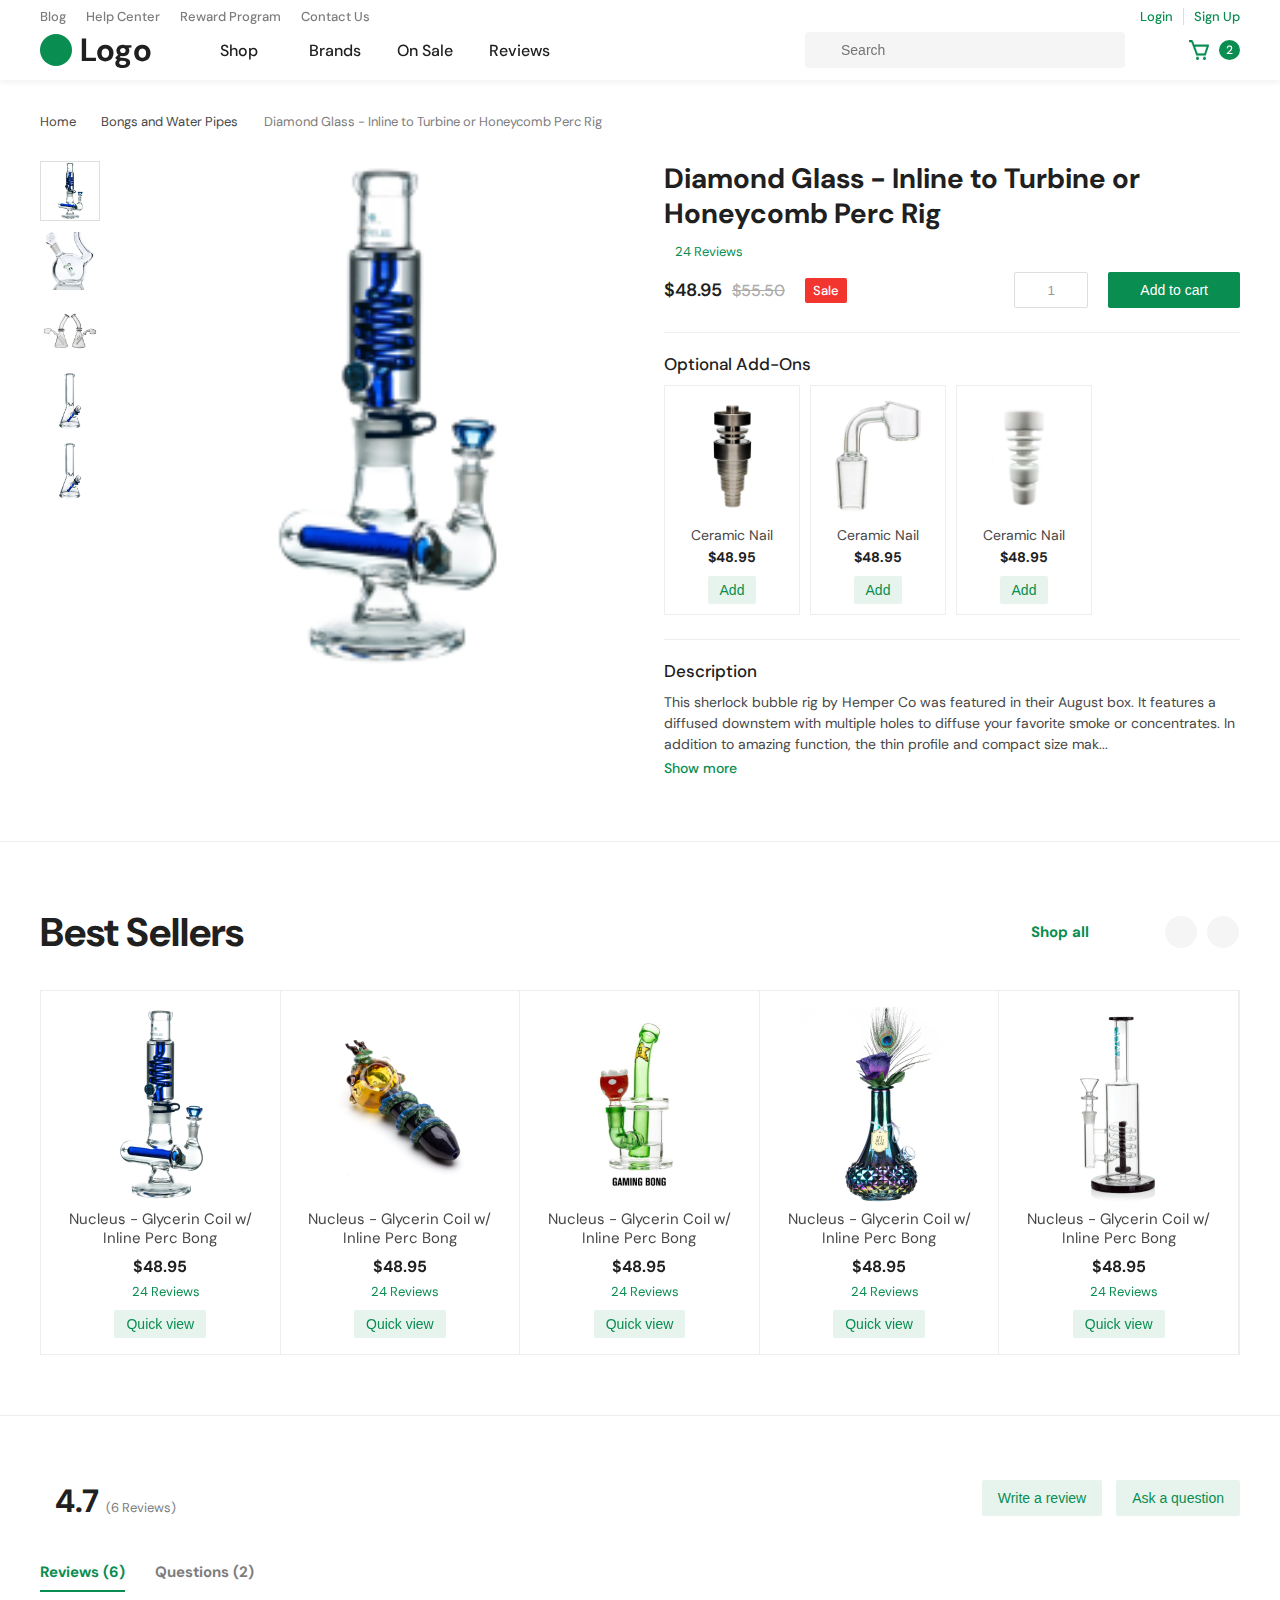
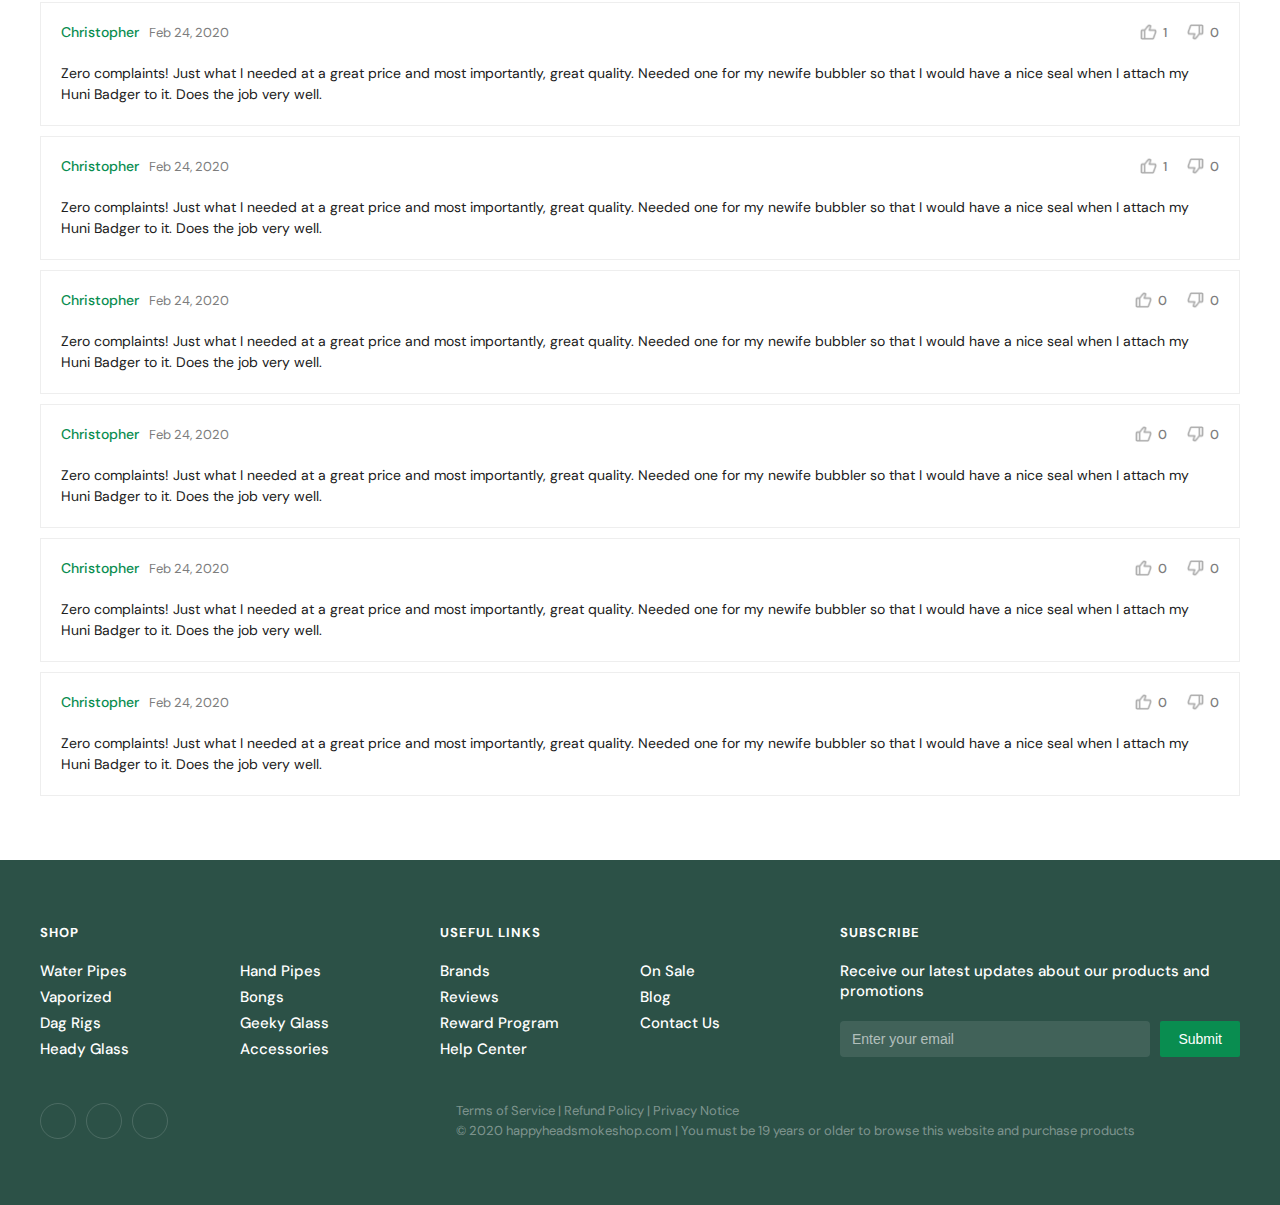
<file: html/product_card.html>
<html>

<head>
    <title>Product Card</title>
    <meta charset="utf-8">
    <meta name="viewport" content="width=device-width, initial-scale=1.0">
    <meta http-equiv="X-UA-Compatible" content="IE=edge">
    <link rel="stylesheet" href="https://use.fontawesome.com/releases/v5.8.1/css/all.css" integrity="sha384-50oBUHEmvpQ+1lW4y57PTFmhCaXp0ML5d60M1M7uH2+nqUivzIebhndOJK28anvf" crossorigin="anonymous">
    <link rel="stylesheet" href="../css/css/owl.carousel.min.css">
    <link rel="stylesheet" href="../css/css/owl.theme.default.min.css">
    <link rel="stylesheet" href="../css/css/main.css">
    <link rel="stylesheet" href="../css/css/popup.css">
    <link rel="stylesheet" href="../css/css/responsive.css">
</head>

<body>
    <!-- Start Header -->
    <header class="navigation-wrap">
        <div class="inner-wrap">
            <div class="top-menu">
                <ul>
                    <li><a href="">blog</a></li>
                    <li><a href="">help center</a></li>
                    <li><a href="">reward program</a></li>
                    <li><a href="">contact us</a></li>
                </ul>
                <ul class="right">
                    <li><a href="#" class="login">login</a></li>
                    <li><a href="#" class="signup">sign up</a></li>
                </ul>
            </div>
            <div class="menu">
                <ul>
                    <li class="logo"><a href=""><span></span> logo</a></li>
                    <li class="drop-t-open"><a>shop</a>

                        <div class="dropdown-wrap eff01">
                            <ul class="dropdown-m">
                                <li>
                                    <a href="">Bongs & Water Pipes</a>
                                    <ul>
                                        <li><a href="">Lorem ipsum dolor</a></li>
                                        <li><a href="">Lorem ipsum dolor</a></li>
                                        <li><a href="">Lorem ipsum dolor</a></li>
                                        <li class="view_all"><a href="">View all</a></li>
                                    </ul>
                                </li>
                                <li>
                                    <a href="">Vaporizers</a>
                                    <ul>
                                        <li><a href="">Lorem ipsum dolor</a></li>
                                        <li><a href="">Lorem ipsum dolor</a></li>
                                        <li><a href="">Lorem ipsum dolor</a></li>
                                        <li><a href="">Lorem ipsum dolor</a></li>
                                        <li><a href="">Lorem ipsum dolor</a></li>
                                        <li class="view_all"><a href="">View all</a></li>
                                    </ul>
                                </li>
                                <li>
                                    <a href="">Hand Pipes</a>
                                    <ul>
                                        <li><a href="">Lorem ipsum dolor</a></li>
                                        <li><a href="">Lorem ipsum dolor</a></li>
                                        <li><a href="">Lorem ipsum dolor</a></li>
                                        <li><a href="">Lorem ipsum dolor</a></li>
                                        <li><a href="">Lorem ipsum dolor</a></li>
                                        <li class="view_all"><a href="">View all</a></li>
                                    </ul>
                                </li>
                                <li>
                                    <a href="">Dab Rigs</a>
                                    <ul>
                                        <li><a href="">Lorem ipsum dolor</a></li>
                                        <li><a href="">Lorem ipsum dolor</a></li>
                                        <li><a href="">Lorem ipsum dolor</a></li>
                                        <li><a href="">Lorem ipsum dolor</a></li>
                                        <li><a href="">Lorem ipsum dolor</a></li>
                                        <li class="view_all"><a href="">View all</a></li>
                                    </ul>
                                </li>
                                <li>
                                    <a href="">Geeky Glass</a>
                                    <ul>
                                        <li><a href="">Lorem ipsum dolor</a></li>
                                        <li><a href="">Lorem ipsum dolor</a></li>
                                        <li><a href="">Lorem ipsum dolor</a></li>
                                        <li><a href="">Lorem ipsum dolor</a></li>
                                        <li><a href="">Lorem ipsum dolor</a></li>
                                        <li class="view_all"><a href="">View all</a></li>
                                    </ul>
                                </li>
                                <li>
                                    <a href="">Heady Glass</a>
                                    <ul>
                                        <li><a href="">Lorem ipsum dolor</a></li>
                                        <li><a href="">Lorem ipsum dolor</a></li>
                                        <li><a href="">Lorem ipsum dolor</a></li>
                                        <li><a href="">Lorem ipsum dolor</a></li>
                                        <li><a href="">Lorem ipsum dolor</a></li>
                                        <li class="view_all"><a href="">View all</a></li>
                                    </ul>
                                </li>
                                <li>
                                    <a href="">Rosin press Vac oven’s</a>
                                    <ul>
                                        <li><a href="">Lorem ipsum dolor</a></li>
                                        <li><a href="">Lorem ipsum dolor</a></li>
                                        <li><a href="">Lorem ipsum dolor</a></li>
                                        <li><a href="">Lorem ipsum dolor</a></li>
                                        <li><a href="">Lorem ipsum dolor</a></li>
                                        <li class="view_all"><a href="">View all</a></li>
                                    </ul>
                                </li>
                                <li>
                                    <a href="">Closed Loop Extractor</a>
                                    <ul>
                                        <li><a href="">Lorem ipsum dolor</a></li>
                                        <li><a href="">Lorem ipsum dolor</a></li>
                                        <li><a href="">Lorem ipsum dolor</a></li>
                                        <li><a href="">Lorem ipsum dolor</a></li>
                                        <li><a href="">Lorem ipsum dolor</a></li>
                                        <li class="view_all"><a href="">View all</a></li>
                                    </ul>
                                </li>
                                <li>
                                    <a href="">Accessories</a>
                                    <ul>
                                        <li><a href="">Lorem ipsum dolor</a></li>
                                        <li><a href="">Lorem ipsum dolor</a></li>
                                        <li><a href="">Lorem ipsum dolor</a></li>
                                        <li><a href="">Lorem ipsum dolor</a></li>
                                        <li><a href="">Lorem ipsum dolor</a></li>
                                        <li class="view_all"><a href="">View all</a></li>
                                    </ul>
                                </li>
                            </ul>
                        </div>
                    </li>
                    <li><a href="">brands</a></li>
                    <li><a href="">on sale</a></li>
                    <li><a href="">reviews</a></li>
                </ul>
                <ul class="right">
                    <li>
                        <div class="input-wrap search">
                            <input type="text" placeholder="Search">
                        </div>
                    </li>
                    <li class="shopping-bag">
                        <img src="../img/icon2.png" alt="">
                        <span>2</span>
                    </li>
                </ul>
            </div>
        </div>
    </header>
    <!-- End Header -->


    <main>


        <section class="breadcrumb">
            <div class="inner-wrap">
                 <ul>
                     <li><a href="">Home</a></li>
                     <li><a href="">Bongs and Water Pipes</a></li>
                     <li><a href="">Diamond Glass - Inline to Turbine or Honeycomb Perc Rig</a></li>
                 </ul>
            </div>
        </section>

        <section class="product_card_info">
            <div class="inner-wrap">
                <div class="slider-wrap">
                    <div class="slider owl-carousel">      
                        <div class="item" data-dot="<button style='background-image: url(../img/sl1.png)' class='owl-dot'></button>">
                             <img src="../img/sl1.png" alt="">
                         </div>
                         <div class="item" data-dot="<button style='background-image: url(../img/view1.png)' class='owl-dot'></button>">
                             <img src="../img/view1.png" alt="">
                         </div>
                         <div class="item" data-dot="<button style='background-image: url(../img/sl7.png)' class='owl-dot'></button>">
                             <img src="../img/sl7.png" alt="">
                         </div>
                         <div class="item" data-dot="<button style='background-image: url(../img/sl6.png)' class='owl-dot'></button>">
                             <img src="../img/sl6.png" alt="">
                         </div>
                         <div class="item" data-dot="<button style='background-image: url(../img/sl6.png)' class='owl-dot'></button>">
                             <img src="../img/sl6.png" alt="">
                         </div>
                     </div>                    
                </div>


                <div class="product_info">
                    <h1>Diamond Glass - Inline to Turbine or Honeycomb Perc Rig</h1>
                    <div class="reviews">
                        <div class="stars st_4">
                            <i class="fas fa-star"></i>
                            <i class="fas fa-star"></i>
                            <i class="fas fa-star"></i>
                            <i class="fas fa-star"></i>
                            <i class="fas fa-star"></i>
                        </div>
                        24 Reviews
                    </div>

                    <div class="add-to-cart">
                        <div class="d-flex">
                            <div class="price">$48.95 <span>$55.50</span></div>
                            <div class="btn sale">Sale</div>
                        </div>

                        <div class="d-flex"> 
                            <div class="plus_minus">
                                <div class="minus"><i class="fas fa-minus"></i></div>
                                <input value="1" type="number">
                                <div class="plus"><i class="fas fa-plus"></i></div>
                            </div>
                            <button class="btn">Add to cart</button>
                        </div>
                    </div>

                    <div class="optional">
                        <h1>Optional Add-Ons</h1>
                        <ul>
                            <li>
                                <div class="img"><img src="../img/img11.png" alt=""></div>
                                <div class="name">Ceramic Nail</div>
                                <div class="price">$48.95</div>
                                <button class="btn">Add</button>
                            </li>
                            <li>
                                <div class="img"><img src="../img/img12.png" alt=""></div>
                                <div class="name">Ceramic Nail</div>
                                <div class="price">$48.95</div>
                                <button class="btn">Add</button>
                            </li>
                            <li>
                                <div class="img"><img src="../img/img13.png" alt=""></div>
                                <div class="name">Ceramic Nail</div>
                                <div class="price">$48.95</div>
                                <button class="btn">Add</button>
                            </li>
                        </ul>
                    </div>

                    <div class="description">
                        <h1>Description</h1>

                        <p>This sherlock bubble rig by Hemper Co was featured in their August box. It features a diffused downstem with multiple holes to diffuse your favorite smoke or concentrates. In addition to amazing function, the thin profile and compact size mak...</p>
                        <a href="">Show more</a>
                    </div>
                </div>
            </div>
        </section>

        <section class="best_sellers slider_shop">
            <div class="inner-wrap">
                <div class="title">
                    <h1>Best Sellers</h1>
                    <a href="">Shop all</a>
                </div>
                <div class="slider owl-carousel">
                    <div class="item">
                        <div class="img"><img src="../img/sl1.png" alt=""></div>
                        <div class="info">
                            <div class="name">Nucleus - Glycerin Coil w/ Inline Perc Bong</div>
                            <div class="price">$48.95</div>
                            <div class="reviews">
                                <div class="stars st_5">
                                    <i class="fas fa-star"></i>
                                    <i class="fas fa-star"></i>
                                    <i class="fas fa-star"></i>
                                    <i class="fas fa-star"></i>
                                    <i class="fas fa-star"></i>
                                </div>
                                24 Reviews
                            </div>
                            <button class="btn quick_view">Quick view</button>
                        </div>
                    </div>
                    <div class="item">
                        <div class="img"><img src="../img/sl2.png" alt=""></div>
                        <div class="info">
                            <div class="name">Nucleus - Glycerin Coil w/ Inline Perc Bong</div>
                            <div class="price">$48.95</div>
                            <div class="reviews">
                                <div class="stars st_5">
                                    <i class="fas fa-star"></i>
                                    <i class="fas fa-star"></i>
                                    <i class="fas fa-star"></i>
                                    <i class="fas fa-star"></i>
                                    <i class="fas fa-star"></i>
                                </div>
                                24 Reviews
                            </div>
                            <button class="btn quick_view">Quick view</button>
                        </div>
                    </div>
                    <div class="item">
                        <div class="img"><img src="../img/sl3.png" alt=""></div>
                        <div class="info">
                            <div class="name">Nucleus - Glycerin Coil w/ Inline Perc Bong</div>
                            <div class="price">$48.95</div>
                            <div class="reviews">
                                <div class="stars st_5">
                                    <i class="fas fa-star"></i>
                                    <i class="fas fa-star"></i>
                                    <i class="fas fa-star"></i>
                                    <i class="fas fa-star"></i>
                                    <i class="fas fa-star"></i>
                                </div>
                                24 Reviews
                            </div>
                            <button class="btn quick_view">Quick view</button>
                        </div>
                    </div>
                    <div class="item">
                        <div class="img"><img src="../img/sl4.png" alt=""></div>
                        <div class="info">
                            <div class="name">Nucleus - Glycerin Coil w/ Inline Perc Bong</div>
                            <div class="price">$48.95</div>
                            <div class="reviews">
                                <div class="stars st_5">
                                    <i class="fas fa-star"></i>
                                    <i class="fas fa-star"></i>
                                    <i class="fas fa-star"></i>
                                    <i class="fas fa-star"></i>
                                    <i class="fas fa-star"></i>
                                </div>
                                24 Reviews
                            </div>
                            <button class="btn quick_view">Quick view</button>
                        </div>
                    </div>
                    <div class="item">
                        <div class="img"><img src="../img/sl5.png" alt=""></div>
                        <div class="info">
                            <div class="name">Nucleus - Glycerin Coil w/ Inline Perc Bong</div>
                            <div class="price">$48.95</div>
                            <div class="reviews">
                                <div class="stars st_5">
                                    <i class="fas fa-star"></i>
                                    <i class="fas fa-star"></i>
                                    <i class="fas fa-star"></i>
                                    <i class="fas fa-star"></i>
                                    <i class="fas fa-star"></i>
                                </div>
                                24 Reviews
                            </div>
                            <button class="btn quick_view">Quick view</button>
                        </div>
                    </div>
                    <div class="item">
                        <div class="img"><img src="../img/sl1.png" alt=""></div>
                        <div class="info">
                            <div class="name">Nucleus - Glycerin Coil w/ Inline Perc Bong</div>
                            <div class="price">$48.95</div>
                            <div class="reviews">
                                <div class="stars st_5">
                                    <i class="fas fa-star"></i>
                                    <i class="fas fa-star"></i>
                                    <i class="fas fa-star"></i>
                                    <i class="fas fa-star"></i>
                                    <i class="fas fa-star"></i>
                                </div>
                                24 Reviews
                            </div>
                            <button class="btn quick_view">Quick view</button>
                        </div>
                    </div>
                    <div class="item">
                        <div class="img"><img src="../img/sl2.png" alt=""></div>
                        <div class="info">
                            <div class="name">Nucleus - Glycerin Coil w/ Inline Perc Bong</div>
                            <div class="price">$48.95</div>
                            <div class="reviews">
                                <div class="stars st_5">
                                    <i class="fas fa-star"></i>
                                    <i class="fas fa-star"></i>
                                    <i class="fas fa-star"></i>
                                    <i class="fas fa-star"></i>
                                    <i class="fas fa-star"></i>
                                </div>
                                24 Reviews
                            </div>
                            <button class="btn quick_view">Quick view</button>
                        </div>
                    </div>
                </div>
            </div>
        </section>




        <section class="reviews_wrap">
            <div class="inner-wrap">
                <div class="top-wrap">
                    <div class="text-left">
                        <div class="reviews">
                            <div class="stars st_5">
                                <i class="fas fa-star"></i>
                                <i class="fas fa-star"></i>
                                <i class="fas fa-star"></i>
                                <i class="fas fa-star"></i>
                                <i class="fas fa-star"></i>
                            </div>
                            4.7 <span>(6 Reviews)</span>
                        </div>
                    </div>

                    <div class="text-rigth">
                        <button class="btn">Write a review</button>
                        <button class="btn">Ask a question</button>
                    </div>
                </div>


                <div class="tab-wrap">
                    <ul>
                        <li class="eff03 active">Reviews (6)</li>
                        <li class="eff03">Questions (2)</li>
                    </ul>
                </div>

                <div class="item-wrap">
                    <div class="item">
                        <div class="name_date">
                            <div>
                                <div class="name">Christopher</div>
                                <div class="date">Feb 24, 2020</div>
                            </div>

                            <div class="yotpo_icon">
                                <div class="icon"><img src="../img/ic123.png" alt=""> <span>1</span></div>
                                <div class="icon transform"><img src="../img/ic123.png" alt=""> <span>0</span></div>
                            </div>
                        </div>

                        <div class="reviews">
                            <div class="stars st_5">
                                <i class="fas fa-star"></i>
                                <i class="fas fa-star"></i>
                                <i class="fas fa-star"></i>
                                <i class="fas fa-star"></i>
                                <i class="fas fa-star"></i>
                            </div> 
                        </div>

                        <div class="text">
                            Zero complaints! Just what I needed at a great price and most importantly, great quality. Needed one for my newife bubbler so that I would have a nice seal when I attach my Huni Badger to it. Does the job very well.
                        </div>
                    </div>
                    <div class="item">
                        <div class="name_date">
                            <div>
                                <div class="name">Christopher</div>
                                <div class="date">Feb 24, 2020</div>
                            </div>

                            <div class="yotpo_icon">
                                <div class="icon"><img src="../img/ic123.png" alt=""> <span>1</span></div>
                                <div class="icon transform"><img src="../img/ic123.png" alt=""> <span>0</span></div>
                            </div>
                        </div>

                        <div class="reviews">
                            <div class="stars st_5">
                                <i class="fas fa-star"></i>
                                <i class="fas fa-star"></i>
                                <i class="fas fa-star"></i>
                                <i class="fas fa-star"></i>
                                <i class="fas fa-star"></i>
                            </div> 
                        </div>

                        <div class="text">
                            Zero complaints! Just what I needed at a great price and most importantly, great quality. Needed one for my newife bubbler so that I would have a nice seal when I attach my Huni Badger to it. Does the job very well.
                        </div>
                    </div>
                    <div class="item">
                        <div class="name_date">
                            <div>
                                <div class="name">Christopher</div>
                                <div class="date">Feb 24, 2020</div>
                            </div>

                            <div class="yotpo_icon">
                                <div class="icon"><img src="../img/ic123.png" alt=""> <span>0</span></div>
                                <div class="icon transform"><img src="../img/ic123.png" alt=""> <span>0</span></div>
                            </div>
                        </div>

                        <div class="reviews">
                            <div class="stars st_5">
                                <i class="fas fa-star"></i>
                                <i class="fas fa-star"></i>
                                <i class="fas fa-star"></i>
                                <i class="fas fa-star"></i>
                                <i class="fas fa-star"></i>
                            </div> 
                        </div>

                        <div class="text">
                            Zero complaints! Just what I needed at a great price and most importantly, great quality. Needed one for my newife bubbler so that I would have a nice seal when I attach my Huni Badger to it. Does the job very well.
                        </div>
                    </div>
                    <div class="item">
                        <div class="name_date">
                            <div>
                                <div class="name">Christopher</div>
                                <div class="date">Feb 24, 2020</div>
                            </div>

                            <div class="yotpo_icon">
                                <div class="icon"><img src="../img/ic123.png" alt=""> <span>0</span></div>
                                <div class="icon transform"><img src="../img/ic123.png" alt=""> <span>0</span></div>
                            </div>
                        </div>

                        <div class="reviews">
                            <div class="stars st_5">
                                <i class="fas fa-star"></i>
                                <i class="fas fa-star"></i>
                                <i class="fas fa-star"></i>
                                <i class="fas fa-star"></i>
                                <i class="fas fa-star"></i>
                            </div> 
                        </div>

                        <div class="text">
                            Zero complaints! Just what I needed at a great price and most importantly, great quality. Needed one for my newife bubbler so that I would have a nice seal when I attach my Huni Badger to it. Does the job very well.
                        </div>
                    </div>
                    <div class="item">
                        <div class="name_date">
                            <div>
                                <div class="name">Christopher</div>
                                <div class="date">Feb 24, 2020</div>
                            </div>

                            <div class="yotpo_icon">
                                <div class="icon"><img src="../img/ic123.png" alt=""> <span>0</span></div>
                                <div class="icon transform"><img src="../img/ic123.png" alt=""> <span>0</span></div>
                            </div>
                        </div>

                        <div class="reviews">
                            <div class="stars st_5">
                                <i class="fas fa-star"></i>
                                <i class="fas fa-star"></i>
                                <i class="fas fa-star"></i>
                                <i class="fas fa-star"></i>
                                <i class="fas fa-star"></i>
                            </div> 
                        </div>

                        <div class="text">
                            Zero complaints! Just what I needed at a great price and most importantly, great quality. Needed one for my newife bubbler so that I would have a nice seal when I attach my Huni Badger to it. Does the job very well.
                        </div>
                    </div>
                    <div class="item">
                        <div class="name_date">
                            <div>
                                <div class="name">Christopher</div>
                                <div class="date">Feb 24, 2020</div>
                            </div>

                            <div class="yotpo_icon">
                                <div class="icon"><img src="../img/ic123.png" alt=""> <span>0</span></div>
                                <div class="icon transform"><img src="../img/ic123.png" alt=""> <span>0</span></div>
                            </div>
                        </div>

                        <div class="reviews">
                            <div class="stars st_5">
                                <i class="fas fa-star"></i>
                                <i class="fas fa-star"></i>
                                <i class="fas fa-star"></i>
                                <i class="fas fa-star"></i>
                                <i class="fas fa-star"></i>
                            </div> 
                        </div>

                        <div class="text">
                            Zero complaints! Just what I needed at a great price and most importantly, great quality. Needed one for my newife bubbler so that I would have a nice seal when I attach my Huni Badger to it. Does the job very well.
                        </div>
                    </div>
                </div>
            </div>
        </section>
    </main>









    <footer>
        <div class="inner-wrap">
            <ul>
                <li>
                    <h1>Shop</h1>
                    <ul>
                        <li><a href="">Water Pipes</a></li>
                        <li><a href="">Hand Pipes</a></li>
                        <li><a href="">Vaporized</a></li>
                        <li><a href="">Bongs</a></li>
                        <li><a href="">Dag Rigs</a></li>
                        <li><a href="">Geeky Glass</a></li>
                        <li><a href="">Heady Glass</a></li>
                        <li><a href="">Accessories</a></li>
                    </ul>
                </li>
                <li>
                    <h1>Useful Links</h1>
                    <ul>
                        <li><a href="">Brands</a></li>
                        <li><a href="">On Sale</a></li>
                        <li><a href="">Reviews</a></li>
                        <li><a href="">Blog</a></li>
                        <li><a href="">Reward Program</a></li>
                        <li><a href="">Contact Us</a></li>
                        <li><a href="">Help Center</a></li>
                    </ul>
                </li>
                <li>
                    <h1>Subscribe</h1>
                    <ul class="subscribe">
                        <li>
                            <p>Receive our latest updates about our products and promotions</p>
                        </li>
                        <li>
                            <div class="input-wrap"><input type="text" placeholder="Enter your email"></div><button class="btn">Submit</button>
                        </li>
                    </ul>
                </li>
            </ul>
            <div class="footer_bottom">
                <div class="social">
                    <ul>
                        <li><a class="eff03" href=""><i class="fab fa-facebook-f"></i></a></li>
                        <li><a class="eff03" href=""><i class="fab fa-instagram"></i></a></li>
                        <li><a class="eff03" href=""><i class="fab fa-youtube"></i></a></li>
                    </ul>
                </div>
                <div class="copyright_text">
                    <p>Terms of Service | Refund Policy | Privacy Notice</p>
                    <p>© 2020 happyheadsmokeshop.com | You must be 19 years or older to browse this website and purchase products</p>
                </div>
            </div>
        </div>
    </footer>








<div class="popup_wrap">
    
    <!-- login Sign Up popup -->
    <div class="popup login_signup_p" >
        <div class="dialog">
            <div class="form-box">
                <div class="close-popup"><i class="eff03 fas fa-times"></i></div>

                <!-- login form -->
                <div class="form-box-wrap login_form">
                    <h1>Login</h1>
                    <form action="">
                        <div class="input-wrap">
                            <label for="">Email:</label>
                            <input type="text">
                        </div>

                        <div class="input-wrap">
                            <label for="">Password:</label>
                            <input type="password">
                        </div>

                        <a href="#" class="forgot_pass">Forgot password?</a>

                        <button class="btn">Sign In</button>
                    </form>

                    <p>Not Registered Yet? <a href="#" class="signup_p">Create account</a></p>
                </div>
                <!-- login form -->

                <!-- Sign Up form -->
                <div class="form-box-wrap signup_form">
                    <h1>Create account</h1>
                    <form action="">
                        <div class="input-wrap">
                            <label for="">Full name:</label>
                            <input type="text">
                        </div>

                        <div class="input-wrap">
                            <label for="">Email:</label>
                            <input type="text">
                        </div>

                        <div class="input-wrap">
                            <label for="">Password:</label>
                            <input type="password">
                        </div>

                        <div class="input-wrap">
                            <label for="">Create password:</label>
                            <input type="password">
                        </div>

                        <button class="btn">Create account</button>
                    </form>
                    <p>Already have an account? <a href="#" class="login_p">Log In</a></p>

                </div>
                <!--Sign Up form -->

                <!-- Forgot password form -->
                <div class="form-box-wrap forgotpass_form">
                    <h1>Forgot password</h1>
                    <p>We will send you an email to reset your password</p>
                    <form action="">
                        <div class="input-wrap">
                            <label for="">Email:</label>
                            <input type="text">
                        </div>
 
                        <button class="btn">Submit</button>
                        <button class="btn cancel">Cancel</button>
                    </form>
                </div>
                <!--Forgot password form -->

            </div>
            <div class="close-popup"></div>
        </div>
    </div>

    <!-- login Sign Up popup -->

    <!-- product view popup -->
    <div class="popup product_view_p">
        <div class="dialog">
            <div class="form-box">
                <div class="close-popup"><i class="eff03 fas fa-times"></i></div>

                <div class="form-box-wrap product_view_popup">
                     <div class="left-wrap">
                         <div class="slider owl-carousel">      
                            <div class="item" data-dot="<button style='background-image: url(../img/sl1.png)' class='owl-dot'></button>">
                                 <img src="../img/sl1.png" alt="">
                             </div>
                             <div class="item" data-dot="<button style='background-image: url(../img/view1.png)' class='owl-dot'></button>">
                                 <img src="../img/view1.png" alt="">
                             </div>
                             <div class="item" data-dot="<button style='background-image: url(../img/sl7.png)' class='owl-dot'></button>">
                                 <img src="../img/sl7.png" alt="">
                             </div>
                             <div class="item" data-dot="<button style='background-image: url(../img/sl6.png)' class='owl-dot'></button>">
                                 <img src="../img/sl6.png" alt="">
                             </div>
                             <div class="item" data-dot="<button style='background-image: url(../img/sl6.png)' class='owl-dot'></button>">
                                 <img src="../img/sl6.png" alt="">
                             </div>
                         </div>
                     </div>

                     <div class="right-wrap">
                         <h1>Nucleus - Glycerin Coil w/ Inline Perc Bong</h1>
                         <div class="reviews">
                            <div class="stars st_5">
                                <i class="fas fa-star"></i>
                                <i class="fas fa-star"></i>
                                <i class="fas fa-star"></i>
                                <i class="fas fa-star"></i>
                                <i class="fas fa-star"></i>
                            </div>
                            24 Reviews
                        </div>
                        <div class="description">
                            This sherlock bubble rig by Hemper Co was featured in their August box. It features a diffused downstem with multiple holes to diffuse your favorite smoke or concentrates. In addition to amazing function, the thin profile and compact size makes this rig an excellent on-the-go travel companion. Three colored glass marbles adorn the main chamber. The sherlock style bent neck also prevents splash back. Stands 7'' inches...

                            <a href="">More info</a>
                        </div>

                        <div class="add-to-cart">
                            <div class="price">$48.95</div>
                            <div class="d-flex"> 
                                <div class="plus_minus">
                                    <div class="minus"><i class="fas fa-minus"></i></div>
                                    <input value="1" type="number">
                                    <div class="plus"><i class="fas fa-plus"></i></div>
                                </div>
                                <button class="btn">Add to cart</button>
                            </div>
                        </div>
                     </div>
                </div>
            </div>
            <div class="close-popup"></div>
        </div>
    </div><!-- product view popup -->


</div>






    
    <script type="text/javascript" src="../js/jquery.js"></script>
    <script type="text/javascript" src="../js/owl.carousel.min.js"></script>
    <!-- <script type="text/javascript" src="../js/masonry.pkgd.min.js"></script> -->
    <script type="text/javascript" src="../js/main.js"></script>
</body>

</html>
</file>
<file: css/css/main.css>
@import url("https://fonts.googleapis.com/css?family=DM+Sans:400,400i,500,700&display=swap");
html {
  height: 100%; }

body,
html {
  background: #fff;
  padding: 0;
  margin: 0;
  width: 100%;
  min-height: 100%;
  z-index: 1;
  position: relative;
  font-family: 'DM Sans', sans-serif; }

h1,
h2,
h3,
h4,
h5,
h6 {
  color: #222d43;
  padding: 0;
  margin: 0; }

p,
blockquote,
pre,
span,
strong,
strong,
sub,
sup,
dl,
dt,
dd,
ol,
ul,
li,
table,
tbody,
tfoot,
thead,
tr,
th,
td {
  color: #333;
  padding: 0;
  margin: 0;
  list-style: none; }

img {
  -webkit-user-drag: none; }

* {
  -webkit-box-sizing: border-box;
  -moz-box-sizing: border-box;
  box-sizing: border-box; }

strong {
  font-weight: bold; }

button {
  outline: none; }

input, select {
  color: #999999; }

a {
  color: #222d43;
  cursor: pointer;
  text-decoration: none; }

.overlay {
  position: absolute;
  z-index: 1;
  width: 100%;
  height: 100%;
  left: 0;
  top: 0;
  background-color: rgba(0, 0, 0, 0.6); }

.vh-centered {
  top: 50%;
  left: 50%;
  -ms-transform: translateX(-50%) translateY(-50%);
  -webkit-transform: translateX(-50%) translateY(-50%);
  transform: translateX(-50%) translateY(-50%);
  position: absolute; }

.v-centered {
  top: 50%;
  -webkit-transform: translateY(-50%);
  transform: translateY(-50%);
  position: absolute; }

.h-centered {
  left: 50%;
  -webkit-transform: translateX(-50%);
  transform: translateX(-50%);
  position: absolute; }

.eff01 {
  -webkit-transition: all 0.1s ease;
  -moz-transition: all 0.1s ease;
  -o-transition: all 0.1s ease;
  -ms-transition: all 0.1s ease;
  transition: all 0.1s ease; }

.eff02 {
  -webkit-transition: all 0.2s ease;
  -moz-transition: all 0.2s ease;
  -o-transition: all 0.2s ease;
  -ms-transition: all 0.2s ease;
  transition: all 0.2s ease; }

.eff03 {
  -webkit-transition: all 0.3s ease;
  -moz-transition: all 0.3s ease;
  -o-transition: all 0.3s ease;
  -ms-transition: all 0.3s ease;
  transition: all 0.3s ease; }

.eff04 {
  -webkit-transition: all 0.4s ease;
  -moz-transition: all 0.4s ease;
  -o-transition: all 0.4s ease;
  -ms-transition: all 0.4s ease;
  transition: all 0.4s ease; }

.inner-wrap {
  position: relative;
  max-width: 1200px;
  width: -webkit-calc( 100% - 32px );
  width: -moz-calc( 100% - 32px );
  width: calc( 100% - 32px );
  margin: 0 auto; }

.btn {
  border: 0;
  color: #fff;
  background-color: #098D50;
  -webkit-border-radius: 2px;
  -moz-border-radius: 2px;
  -ms-border-radius: 2px;
  border-radius: 2px;
  text-decoration: none;
  padding: 10px 18px;
  cursor: pointer;
  font-size: 14px; }
  .btn.sale {
    background: #f2352f;
    font-size: 13px;
    padding: 4px 8px !important;
    font-weight: 500; }
  .btn.back_n {
    background: rgba(255, 255, 255, 0.08);
    font-size: 13px;
    padding: 6px 10px; }

.hidden-b {
  overflow: hidden; }

.loading-overlay {
  position: fixed;
  top: 0;
  left: 0;
  width: 100%;
  height: 100%;
  background: #fff;
  z-index: 1000009; }
  .loading-overlay .loading-icon-wrap {
    width: 200px;
    text-align: center;
    letter-spacing: 2px;
    color: #FFF; }
    .loading-overlay .loading-icon-wrap img {
      width: 100%; }

label input[type="checkbox"] + .label-text:hover:before {
  color: #098d50; }

label input[type="checkbox"] {
  display: none; }

label input[type="checkbox"] + .label-text:before {
  content: "";
  color: #CECECE;
  line-height: 1;
  border: solid 1px;
  font-size: 10px;
  width: 18px;
  height: 18px;
  -webkit-border-radius: 4px;
  -moz-border-radius: 4px;
  -ms-border-radius: 4px;
  border-radius: 4px;
  vertical-align: middle;
  margin-right: 8px;
  display: inline-flex;
  align-items: center;
  justify-content: center; }

label input[type="checkbox"]:checked + .label-text:before {
  font-family: "Font Awesome 5 Free";
  font-weight: 900;
  content: "\f00c";
  color: #fff;
  border-color: #098d50;
  background: #098d50; }

.label-text {
  font-weight: normal;
  font-size: 14px;
  color: #202020;
  display: flex;
  align-items: center;
  cursor: pointer; }

.reviews {
  font-weight: normal;
  font-size: 13px;
  color: #098D50;
  margin-top: 6px; }
  .reviews .stars {
    display: inline-block;
    margin-right: 8px; }

.stars.st_0 i {
  color: #DEDEDE; }
.stars.st_1 i {
  color: #DEDEDE; }
  .stars.st_1 i:nth-child(1) {
    color: #eda807; }
.stars.st_2 i {
  color: #DEDEDE; }
  .stars.st_2 i:nth-child(1), .stars.st_2 i:nth-child(2) {
    color: #eda807; }
.stars.st_3 i {
  color: #DEDEDE; }
  .stars.st_3 i:nth-child(1), .stars.st_3 i:nth-child(2), .stars.st_3 i:nth-child(3) {
    color: #eda807; }
.stars.st_4 i {
  color: #DEDEDE; }
  .stars.st_4 i:nth-child(1), .stars.st_4 i:nth-child(2), .stars.st_4 i:nth-child(3), .stars.st_4 i:nth-child(4) {
    color: #eda807; }
.stars.st_5 i {
  color: #eda807; }
.stars i {
  font-size: 14px; }

.d-flex {
  display: flex; }

header {
  background: #FFFFFF;
  width: 100%;
  height: 80px;
  position: fixed;
  top: 0;
  left: 0;
  box-shadow: 0 3px 6px 0 rgba(0, 0, 0, 0.05);
  z-index: 2; }
  header a {
    -webkit-transition: all 0.1s ease;
    -moz-transition: all 0.1s ease;
    -o-transition: all 0.1s ease;
    -ms-transition: all 0.1s ease;
    transition: all 0.1s ease; }
    header a:hover {
      color: #098D50 !important; }
  header .top-menu {
    display: flex;
    justify-content: space-between; }
    header .top-menu ul {
      display: flex; }
      header .top-menu ul.right * {
        color: #098D50; }
      header .top-menu ul.right li {
        margin: 0; }
        header .top-menu ul.right li:nth-child(1) a {
          border-right: solid 1px #DEDEDE; }
        header .top-menu ul.right li:nth-child(2) a {
          padding-right: 0; }
        header .top-menu ul.right li a {
          padding: 0 10px; }
          header .top-menu ul.right li a:hover {
            color: #202020 !important; }
      header .top-menu ul li {
        margin-right: 20px;
        padding: 8px 0 4px; }
        header .top-menu ul li a {
          font-weight: 500;
          font-size: 13px;
          display: block;
          color: #7D7D7D;
          text-transform: capitalize; }
  header .menu {
    display: flex;
    justify-content: space-between; }
    header .menu > ul {
      display: flex;
      align-items: center; }
      header .menu > ul > li {
        text-transform: capitalize;
        font-weight: 500;
        font-size: 16px;
        margin-left: 36px; }
        header .menu > ul > li a {
          color: #202020; }
        header .menu > ul > li:hover a {
          color: #098D50; }
        header .menu > ul > li.drop-t-open:hover .dropdown-wrap {
          visibility: visible;
          opacity: 1;
          z-index: 1; }
        header .menu > ul > li.drop-t-open > a:after {
          font-family: "Font Awesome 5 Free";
          font-weight: 900;
          content: "\f078";
          font-size: 12px;
          margin-left: 6px; }
        header .menu > ul > li.logo {
          color: #202020;
          font-size: 32px;
          font-weight: bold;
          margin-right: 32px;
          margin-left: 0; }
          header .menu > ul > li.logo a {
            align-items: center;
            display: flex; }
          header .menu > ul > li.logo span {
            width: 32px;
            height: 32px;
            border-radius: 50%;
            display: inline-block;
            margin-right: 8px;
            background: #098D50; }
        header .menu > ul > li.shopping-bag {
          display: flex;
          margin-left: 64px; }
          header .menu > ul > li.shopping-bag span {
            background: #098D50;
            height: 20px;
            border-radius: 50%;
            color: #fff;
            margin-left: 10px;
            font-weight: 500;
            font-size: 12px;
            padding: 0 7px;
            align-items: center;
            justify-content: center;
            display: flex; }
        header .menu > ul > li .input-wrap {
          width: 320px;
          position: relative;
          border-radius: 4px;
          background: #F5F5F5; }
          header .menu > ul > li .input-wrap:before {
            font-family: "Font Awesome 5 Free";
            font-weight: 900;
            content: "\f002";
            color: #ADADAD;
            font-size: 14px;
            left: 10px;
            top: 50%;
            -webkit-transform: translateY(-50%);
            transform: translateY(-50%);
            position: absolute; }
          header .menu > ul > li .input-wrap input {
            border: 0;
            width: 100%;
            padding: 10px 14px 10px 36px;
            outline: none;
            font-size: 14px;
            color: #7D7D7D;
            background: transparent; }

section.welcome-wrap {
  background: #F5F5F5;
  padding-top: 10px; }
  section.welcome-wrap .item {
    background-size: cover;
    background-position: center;
    background-repeat: no-repeat; }
    section.welcome-wrap .item .text {
      width: 100%;
      max-width: 320px;
      padding: 82px 0px;
      margin: 0 128px; }
      section.welcome-wrap .item .text * {
        color: #fff; }
      section.welcome-wrap .item .text h1 {
        margin: 20px 0;
        font-weight: bold;
        font-size: 36px;
        line-height: 40px; }
      section.welcome-wrap .item .text p {
        margin: 20px 0;
        font-weight: 500;
        font-size: 20px;
        line-height: 30px;
        color: rgba(255, 255, 255, 0.8); }
  section.welcome-wrap .owl-dots {
    position: absolute;
    bottom: 16px;
    left: 50%;
    -webkit-transform: translateX(-50%);
    transform: translateX(-50%); }
    section.welcome-wrap .owl-dots button {
      margin: 0 8px;
      padding: 0;
      background: rgba(255, 255, 255, 0.4);
      width: 8px;
      height: 8px;
      border-radius: 50%; }
      section.welcome-wrap .owl-dots button.active {
        background: #FFFFFF; }
  section.welcome-wrap .owl-nav {
    width: 100%;
    top: 50%;
    -webkit-transform: translateY(-50%);
    transform: translateY(-50%);
    position: absolute; }
    section.welcome-wrap .owl-nav button {
      background: rgba(0, 0, 0, 0.2) !important;
      font-size: 16px !important;
      padding: 0px !important;
      border-radius: 50%;
      width: 32px;
      height: 32px;
      display: flex;
      align-items: center;
      justify-content: center;
      position: absolute; }
      section.welcome-wrap .owl-nav button.owl-next {
        right: 20px; }
      section.welcome-wrap .owl-nav button.owl-prev {
        left: 20px; }
      section.welcome-wrap .owl-nav button * {
        color: #fff; }
section.best_products {
  background: whitesmoke;
  padding: 60px 0; }
  section.best_products .inner-wrap > h1 {
    font-weight: bold;
    font-size: 40px;
    line-height: 44px;
    text-align: center;
    color: #202020; }
  section.best_products .inner-wrap .grid-layout {
    margin-top: 32px;
    display: grid;
    grid-template-columns: repeat(auto-fill, minmax(214px, 1fr));
    grid-gap: 10px;
    grid-auto-rows: minmax(214px, auto);
    grid-template-columns: repeat(10, 1fr);
    grid-auto-flow: dense; }
    section.best_products .inner-wrap .grid-layout .span-3 {
      grid-column: span 4;
      grid-row-end: span 2; }
    section.best_products .inner-wrap .grid-layout .span-2 {
      grid-column: span 3;
      grid-row-end: span 1; }
    section.best_products .inner-wrap .grid-layout .span-2-2 {
      grid-column-end: span 3;
      grid-row-end: span 2; }
    section.best_products .inner-wrap .grid-layout .span-1 {
      grid-column: span 2;
      grid-row-end: span 1; }
    section.best_products .inner-wrap .grid-layout .grid-item {
      position: relative;
      background-size: cover;
      background-position: center;
      background-repeat: no-repeat; }
      section.best_products .inner-wrap .grid-layout .grid-item a {
        outline: none;
        border: none;
        display: block;
        height: 100%;
        width: 100%; }
      section.best_products .inner-wrap .grid-layout .grid-item .btn {
        border-radius: 0;
        font-weight: bold;
        font-size: 16px;
        padding: 6px 10px;
        color: #098D50;
        background: #FFFFFF;
        position: absolute;
        bottom: 16px;
        left: 16px;
        max-width: calc(100% - 64px); }
        section.best_products .inner-wrap .grid-layout .grid-item .btn:after {
          font-family: "Font Awesome 5 Free";
          font-weight: 900;
          content: "\f054";
          color: #098D50;
          font-size: 12px;
          margin-left: 6px; }
section.slider_shop {
  padding-top: 64px; }
  section.slider_shop .inner-wrap .title {
    display: flex;
    align-items: center;
    justify-content: space-between; }
    section.slider_shop .inner-wrap .title h1 {
      font-weight: bold;
      font-size: 40px;
      color: #202020; }
    section.slider_shop .inner-wrap .title a {
      font-weight: bold;
      font-size: 15px;
      color: #098D50;
      position: relative;
      margin-right: 136px; }
      section.slider_shop .inner-wrap .title a:after {
        font-family: "Font Awesome 5 Free";
        font-weight: 900;
        content: "\f054";
        color: #098D50;
        font-size: 12px;
        margin-left: 6px;
        -webkit-transition: all 0.3s ease;
        -moz-transition: all 0.3s ease;
        -o-transition: all 0.3s ease;
        -ms-transition: all 0.3s ease;
        transition: all 0.3s ease; }
  section.slider_shop .inner-wrap .slider {
    margin-top: 32px;
    border: solid 1px #EEEEEE; }
    section.slider_shop .inner-wrap .slider .owl-item:last-child .item {
      border-right: 0; }
    section.slider_shop .inner-wrap .slider .item {
      text-align: center;
      border-right: solid 1px #EEEEEE;
      padding: 16px;
      position: relative; }
      section.slider_shop .inner-wrap .slider .item .img {
        width: 100%;
        height: 195px;
        display: flex;
        align-items: center;
        justify-content: center; }
        section.slider_shop .inner-wrap .slider .item .img img {
          width: auto;
          height: auto;
          max-width: 100%;
          max-height: 100%; }
      section.slider_shop .inner-wrap .slider .item .sale {
        position: absolute;
        left: 8px;
        top: 8px;
        background: #f2352f;
        font-weight: bold;
        font-size: 13px;
        padding: 4px 8px; }
      section.slider_shop .inner-wrap .slider .item .info .name {
        font-weight: normal;
        font-size: 15px;
        line-height: 19px;
        margin-top: 8px;
        text-align: center;
        color: #484848; }
      section.slider_shop .inner-wrap .slider .item .info .price {
        margin-top: 8px;
        font-weight: bold;
        font-size: 16px;
        color: #202020; }
      section.slider_shop .inner-wrap .slider .item .info .btn {
        margin-top: 10px;
        background: #E7F4EE;
        border-radius: 2px;
        font-weight: 500;
        font-size: 14px;
        color: #098D50;
        padding: 6px 12px;
        -webkit-transition: all 0.3s ease;
        -moz-transition: all 0.3s ease;
        -o-transition: all 0.3s ease;
        -ms-transition: all 0.3s ease;
        transition: all 0.3s ease; }
        section.slider_shop .inner-wrap .slider .item .info .btn:hover {
          background-color: #c4e4d5; }
    section.slider_shop .inner-wrap .slider .owl-nav {
      position: absolute;
      top: -75px;
      right: 0; }
      section.slider_shop .inner-wrap .slider .owl-nav button {
        padding: 0;
        width: 32px;
        height: 32px;
        background: #F5F5F5;
        border-radius: 50%;
        color: #7D7D7D;
        margin-left: 10px;
        font-size: 14px; }
section.reviews_slider {
  padding-bottom: 64px; }
  section.reviews_slider .slider {
    border: 0 !important; }
    section.reviews_slider .slider .item {
      border: 0 !important;
      padding: 0 !important; }
      section.reviews_slider .slider .item .info {
        display: flex;
        text-align: left;
        width: 100%; }
        section.reviews_slider .slider .item .info .name {
          text-align: left; }
        section.reviews_slider .slider .item .info .img {
          flex: 0 0 50px;
          height: 50px; }
          section.reviews_slider .slider .item .info .img img {
            width: 100%;
            max-height: 100%; }
        section.reviews_slider .slider .item .info .right-wrap {
          text-align: left;
          width: 100%; }
          section.reviews_slider .slider .item .info .right-wrap .name {
            text-align: left; }
      section.reviews_slider .slider .item .description {
        font-weight: 600;
        text-align: left;
        margin-top: 12px;
        font-size: 14px;
        line-height: 21px;
        color: #202020; }
        section.reviews_slider .slider .item .description span {
          font-weight: 500;
          font-size: 13px;
          line-height: 21px;
          color: #7D7D7D;
          margin-top: 6px;
          display: block; }
section.about {
  background-size: cover;
  background-position: center;
  background-repeat: no-repeat; }
  section.about .inner-wrap {
    padding: 64px 0px 64px 80px; }
    section.about .inner-wrap * {
      color: #fff; }
    section.about .inner-wrap > div {
      max-width: 648px; }
      section.about .inner-wrap > div .icon-wrap {
        margin-top: 24px;
        display: flex;
        justify-content: space-between; }
        section.about .inner-wrap > div .icon-wrap div {
          font-weight: 500;
          font-size: 15px;
          display: flex;
          align-items: center; }
          section.about .inner-wrap > div .icon-wrap div img {
            width: 32px;
            margin-right: 12px; }
    section.about .inner-wrap h1 {
      font-weight: bold;
      font-size: 40px; }
    section.about .inner-wrap p {
      font-weight: normal;
      font-size: 15px;
      line-height: 24px;
      margin-top: 24px; }
section.blog {
  background: #F5F5F5; }
  section.blog .inner-wrap {
    padding: 60px 0 46px; }
    section.blog .inner-wrap .title {
      display: flex;
      align-items: center;
      justify-content: space-between; }
      section.blog .inner-wrap .title h1 {
        font-weight: bold;
        font-size: 40px;
        color: #202020; }
      section.blog .inner-wrap .title a {
        font-weight: bold;
        font-size: 15px;
        color: #098D50;
        position: relative;
        margin-right: 0px; }
        section.blog .inner-wrap .title a:after {
          font-family: "Font Awesome 5 Free";
          font-weight: 900;
          content: "\f054";
          color: #098D50;
          font-size: 12px;
          margin-left: 6px;
          -webkit-transition: all 0.3s ease;
          -moz-transition: all 0.3s ease;
          -o-transition: all 0.3s ease;
          -ms-transition: all 0.3s ease;
          transition: all 0.3s ease; }
    section.blog .inner-wrap .blog-wrap {
      margin-top: 32px;
      display: flex;
      flex-wrap: wrap; }
      section.blog .inner-wrap .blog-wrap .item {
        flex: 0 0 calc(25% - 18px);
        margin-right: 24px;
        margin-bottom: 24px; }
        section.blog .inner-wrap .blog-wrap .item:nth-child(4n+4) {
          margin-right: 0 !important; }
        section.blog .inner-wrap .blog-wrap .item .img {
          width: 100%;
          height: 165px;
          background-size: cover;
          background-position: center;
          background-repeat: no-repeat; }
        section.blog .inner-wrap .blog-wrap .item .info {
          padding: 15px;
          background: #fff; }
          section.blog .inner-wrap .blog-wrap .item .info h1 {
            font-weight: 500;
            font-size: 17px;
            line-height: 21px;
            color: #202020;
            -webkit-line-clamp: 2;
            display: -webkit-box;
            -webkit-box-orient: vertical;
            overflow: hidden; }
          section.blog .inner-wrap .blog-wrap .item .info p {
            font-weight: normal;
            font-size: 14px;
            line-height: 21px;
            margin-top: 10px;
            color: #484848;
            -webkit-line-clamp: 3;
            display: -webkit-box;
            -webkit-box-orient: vertical;
            overflow: hidden; }
section.breadcrumb {
  margin: 30px 0; }
  section.breadcrumb ul {
    display: flex; }
    section.breadcrumb ul li:after {
      font-family: "Font Awesome 5 Free";
      font-weight: 900;
      content: "\f054";
      color: #7D7D7D;
      font-size: 12px;
      margin: 0 8px; }
    section.breadcrumb ul li:last-child a {
      color: #7D7D7D; }
    section.breadcrumb ul li:last-child:after {
      content: ""; }
    section.breadcrumb ul li a {
      font-size: 13px;
      color: #484848;
      -webkit-transition: all 0.3s ease;
      -moz-transition: all 0.3s ease;
      -o-transition: all 0.3s ease;
      -ms-transition: all 0.3s ease;
      transition: all 0.3s ease; }
      section.breadcrumb ul li a:hover {
        color: #098D50; }
section.product_card_info {
  border-bottom: solid 1px #EEEEEE;
  padding-bottom: 64px; }
  section.product_card_info .inner-wrap {
    overflow: hidden; }
    section.product_card_info .inner-wrap > div {
      float: left;
      width: 50%; }
    section.product_card_info .inner-wrap .slider-wrap .slider {
      width: calc(100% - 90px);
      margin-left: auto; }
      section.product_card_info .inner-wrap .slider-wrap .slider .owl-dots {
        position: absolute;
        top: 0;
        left: -90px; }
      section.product_card_info .inner-wrap .slider-wrap .slider .owl-dot {
        width: 60px;
        height: 60px;
        margin-bottom: 10px; }
        section.product_card_info .inner-wrap .slider-wrap .slider .owl-dot button {
          border: 1px solid #fff;
          padding: 0;
          width: 100%;
          height: 100%;
          background-size: cover;
          background-position: center;
          background-repeat: no-repeat; }
        section.product_card_info .inner-wrap .slider-wrap .slider .owl-dot.active button {
          border: 1px solid #DEDEDE; }
        section.product_card_info .inner-wrap .slider-wrap .slider .owl-dot img {
          width: 100%; }
    section.product_card_info .inner-wrap .product_info {
      padding-left: 24px; }
      section.product_card_info .inner-wrap .product_info > h1 {
        font-weight: bold;
        font-size: 28px;
        line-height: 35px;
        color: #202020;
        margin-bottom: 12px; }
      section.product_card_info .inner-wrap .product_info .add-to-cart {
        margin-top: 12px;
        display: flex;
        flex-wrap: wrap;
        align-items: center;
        justify-content: space-between;
        border-bottom: 1px solid #EEEEEE;
        padding-bottom: 24px; }
        section.product_card_info .inner-wrap .product_info .add-to-cart .price {
          font-weight: 600;
          font-size: 18px;
          color: #202020;
          display: flex;
          align-items: center; }
          section.product_card_info .inner-wrap .product_info .add-to-cart .price span {
            color: #ADADAD;
            margin-left: 10px;
            font-weight: 500;
            font-size: 16px;
            text-decoration: line-through; }
        section.product_card_info .inner-wrap .product_info .add-to-cart .d-flex {
          display: flex;
          align-items: center; }
        section.product_card_info .inner-wrap .product_info .add-to-cart .plus_minus {
          border: 1px solid #DEDEDE;
          background: #fff;
          -webkit-border-radius: 2px;
          -moz-border-radius: 2px;
          -ms-border-radius: 2px;
          border-radius: 2px;
          height: 36px;
          display: flex;
          align-items: center; }
          section.product_card_info .inner-wrap .product_info .add-to-cart .plus_minus input {
            border: 0;
            text-align: center;
            height: 100%;
            display: inline-block;
            width: 32px;
            outline: none; }
          section.product_card_info .inner-wrap .product_info .add-to-cart .plus_minus input::-webkit-outer-spin-button,
          section.product_card_info .inner-wrap .product_info .add-to-cart .plus_minus input::-webkit-inner-spin-button {
            -webkit-appearance: none; }
          section.product_card_info .inner-wrap .product_info .add-to-cart .plus_minus .plus, section.product_card_info .inner-wrap .product_info .add-to-cart .plus_minus .minus {
            padding: 10px;
            color: #ADADAD;
            cursor: pointer; }
        section.product_card_info .inner-wrap .product_info .add-to-cart .btn {
          margin-left: 20px;
          padding: 10px 32px; }
      section.product_card_info .inner-wrap .product_info .optional {
        padding-top: 20px;
        padding-bottom: 24px;
        border-bottom: 1px solid #eeeeee; }
        section.product_card_info .inner-wrap .product_info .optional h1 {
          font-weight: 500;
          font-size: 17px;
          color: #202020; }
        section.product_card_info .inner-wrap .product_info .optional ul {
          display: flex;
          flex-wrap: wrap; }
          section.product_card_info .inner-wrap .product_info .optional ul li {
            flex: 0 0 calc(25% - 8px);
            border: 1px solid #EEEEEE;
            text-align: center;
            padding: 10px;
            margin-right: 10px;
            margin-top: 10px; }
            section.product_card_info .inner-wrap .product_info .optional ul li:nth-child(4n+4) {
              margin-right: 0; }
            section.product_card_info .inner-wrap .product_info .optional ul li .img {
              width: 100%;
              height: 120px;
              display: flex;
              align-items: center;
              justify-content: center; }
              section.product_card_info .inner-wrap .product_info .optional ul li .img img {
                width: auto;
                height: auto;
                max-width: 100%;
                max-height: 100%; }
            section.product_card_info .inner-wrap .product_info .optional ul li .name {
              margin-top: 10px;
              font-size: 14px;
              color: #484848; }
            section.product_card_info .inner-wrap .product_info .optional ul li .price {
              margin-top: 4px;
              font-weight: bold;
              font-size: 14px;
              color: #202020; }
            section.product_card_info .inner-wrap .product_info .optional ul li .btn {
              margin-top: 10px;
              background: #E7F4EE;
              border-radius: 2px;
              font-weight: 500;
              font-size: 14px;
              color: #098D50;
              padding: 6px 12px;
              -webkit-transition: all 0.3s ease;
              -moz-transition: all 0.3s ease;
              -o-transition: all 0.3s ease;
              -ms-transition: all 0.3s ease;
              transition: all 0.3s ease; }
              section.product_card_info .inner-wrap .product_info .optional ul li .btn:hover {
                background-color: #c4e4d5; }
      section.product_card_info .inner-wrap .product_info .description {
        padding-top: 20px; }
        section.product_card_info .inner-wrap .product_info .description h1 {
          font-weight: 500;
          font-size: 17px;
          color: #202020; }
        section.product_card_info .inner-wrap .product_info .description p {
          font-weight: normal;
          font-size: 14px;
          line-height: 21px;
          color: #484848;
          margin-top: 10px;
          -webkit-line-clamp: 3;
          display: -webkit-box;
          -webkit-box-orient: vertical;
          overflow: hidden; }
        section.product_card_info .inner-wrap .product_info .description a {
          display: block;
          margin-top: 4px;
          font-weight: 500;
          font-size: 14px;
          color: #098D50;
          position: relative; }
          section.product_card_info .inner-wrap .product_info .description a:after {
            font-family: "Font Awesome 5 Free";
            font-weight: 900;
            content: "\f054";
            color: #098D50;
            font-size: 10px;
            margin-left: 6px;
            -webkit-transition: all 0.3s ease;
            -moz-transition: all 0.3s ease;
            -o-transition: all 0.3s ease;
            -ms-transition: all 0.3s ease;
            transition: all 0.3s ease; }
section.reviews_wrap {
  border-top: solid 1px #eeeeee;
  padding: 64px 0;
  margin-top: 60px; }
  section.reviews_wrap .inner-wrap .top-wrap {
    display: flex;
    justify-content: space-between; }
    section.reviews_wrap .inner-wrap .top-wrap .text-left .reviews {
      margin: 0;
      font-size: 32px;
      font-weight: bold;
      color: #202020; }
      section.reviews_wrap .inner-wrap .top-wrap .text-left .reviews i {
        font-size: 24px; }
      section.reviews_wrap .inner-wrap .top-wrap .text-left .reviews span {
        font-size: 13px;
        color: #7D7D7D;
        font-weight: normal; }
    section.reviews_wrap .inner-wrap .top-wrap .text-rigth .btn {
      margin-left: 10px;
      background: #E7F4EE;
      border-radius: 2px;
      font-weight: 500;
      font-size: 14px;
      color: #098D50;
      padding: 10px 16px;
      -webkit-transition: all 0.3s ease;
      -moz-transition: all 0.3s ease;
      -o-transition: all 0.3s ease;
      -ms-transition: all 0.3s ease;
      transition: all 0.3s ease; }
      section.reviews_wrap .inner-wrap .top-wrap .text-rigth .btn:hover {
        background-color: #c4e4d5; }
  section.reviews_wrap .inner-wrap .tab-wrap {
    margin-top: 40px; }
    section.reviews_wrap .inner-wrap .tab-wrap ul {
      display: flex; }
      section.reviews_wrap .inner-wrap .tab-wrap ul li {
        font-weight: bold;
        padding-bottom: 8px;
        margin-right: 30px;
        font-size: 15px;
        color: #7D7D7D;
        border-bottom: 2px solid transparent;
        cursor: pointer; }
        section.reviews_wrap .inner-wrap .tab-wrap ul li:hover, section.reviews_wrap .inner-wrap .tab-wrap ul li.active {
          color: #098D50;
          border-bottom: 2px solid #098D50; }
  section.reviews_wrap .inner-wrap .item-wrap .item {
    margin-top: 10px;
    padding: 20px;
    border: 1px solid #EEEEEE; }
    section.reviews_wrap .inner-wrap .item-wrap .item .name_date {
      display: flex;
      align-items: center;
      justify-content: space-between; }
      section.reviews_wrap .inner-wrap .item-wrap .item .name_date > div {
        display: flex;
        align-items: center; }
      section.reviews_wrap .inner-wrap .item-wrap .item .name_date .yotpo_icon .icon {
        margin-left: 20px;
        display: flex;
        align-items: center;
        cursor: pointer; }
        section.reviews_wrap .inner-wrap .item-wrap .item .name_date .yotpo_icon .icon.transform img {
          transform: rotate(180deg); }
        section.reviews_wrap .inner-wrap .item-wrap .item .name_date .yotpo_icon .icon img {
          width: 17px; }
        section.reviews_wrap .inner-wrap .item-wrap .item .name_date .yotpo_icon .icon span {
          font-weight: 500;
          font-size: 13px;
          color: #7D7D7D;
          margin-left: 6px; }
      section.reviews_wrap .inner-wrap .item-wrap .item .name_date .name {
        font-weight: 500;
        font-size: 14px;
        color: #098D50; }
      section.reviews_wrap .inner-wrap .item-wrap .item .name_date .date {
        font-weight: normal;
        font-size: 13px;
        color: #7D7D7D;
        margin-left: 10px; }
    section.reviews_wrap .inner-wrap .item-wrap .item .reviews {
      margin-top: 10px; }
      section.reviews_wrap .inner-wrap .item-wrap .item .reviews .stars i {
        font-size: 18px; }
    section.reviews_wrap .inner-wrap .item-wrap .item .text {
      margin-top: 12px;
      font-size: 14px;
      line-height: 21px;
      color: #202020; }
section.catalog .inner-wrap {
  display: flex;
  align-items: baseline; }
  section.catalog .inner-wrap .left-wrap {
    flex: 0 0 264px;
    border: 1px solid #EEEEEE; }
    section.catalog .inner-wrap .left-wrap > div {
      border-bottom: 1px solid #EEEEEE; }
      section.catalog .inner-wrap .left-wrap > div.title {
        padding: 20px; }
        section.catalog .inner-wrap .left-wrap > div.title h1 {
          font-weight: bold;
          font-size: 18px;
          color: #202020; }
        section.catalog .inner-wrap .left-wrap > div.title div {
          font-size: 14px;
          color: #7D7D7D; }
      section.catalog .inner-wrap .left-wrap > div:last-child {
        border: 0; }
      section.catalog .inner-wrap .left-wrap > div.filter-item {
        padding: 15px 20px; }
        section.catalog .inner-wrap .left-wrap > div.filter-item h1 {
          font-weight: bold;
          font-size: 15px;
          color: #202020;
          margin-bottom: 12px; }
        section.catalog .inner-wrap .left-wrap > div.filter-item ul li {
          margin-top: 10px; }
          section.catalog .inner-wrap .left-wrap > div.filter-item ul li.show-more {
            font-size: 14px; }
            section.catalog .inner-wrap .left-wrap > div.filter-item ul li.show-more a {
              color: #098D50; }
  section.catalog .inner-wrap .right-wrap {
    padding-left: 24px; }
    section.catalog .inner-wrap .right-wrap > h1 {
      font-weight: bold;
      font-size: 40px;
      color: #202020;
      margin-bottom: 20px; }
    section.catalog .inner-wrap .right-wrap > p {
      font-weight: normal;
      font-size: 14px;
      line-height: 21px;
      color: #484848; }
    section.catalog .inner-wrap .right-wrap .sort {
      border: 1px solid #EEEEEE;
      padding: 17px 20px;
      margin-top: 20px;
      font-weight: 500;
      font-size: 13px;
      color: #484848;
      display: flex;
      justify-content: space-between; }
      section.catalog .inner-wrap .right-wrap .sort > div {
        display: flex; }
        section.catalog .inner-wrap .right-wrap .sort > div .drop {
          font-weight: 600;
          font-size: 13px;
          margin-left: 4px;
          text-decoration-line: underline;
          color: #202020; }
    section.catalog .inner-wrap .right-wrap .item-wrap {
      display: flex;
      flex-wrap: wrap;
      margin-top: 20px;
      border: solid 1px #EEEEEE; }
      section.catalog .inner-wrap .right-wrap .item-wrap .item {
        text-align: center;
        border-right: solid 1px #EEEEEE;
        border-bottom: solid 1px #EEEEEE;
        padding: 16px;
        position: relative;
        flex: 0 0 25%; }
        section.catalog .inner-wrap .right-wrap .item-wrap .item:nth-child(4n+4) {
          border-right: 0; }
        section.catalog .inner-wrap .right-wrap .item-wrap .item .img {
          width: 100%;
          height: 195px;
          display: flex;
          align-items: center;
          justify-content: center; }
          section.catalog .inner-wrap .right-wrap .item-wrap .item .img img {
            width: auto;
            height: auto;
            max-width: 100%;
            max-height: 100%; }
        section.catalog .inner-wrap .right-wrap .item-wrap .item .sale {
          position: absolute;
          left: 8px;
          top: 8px; }
        section.catalog .inner-wrap .right-wrap .item-wrap .item .info .name {
          font-weight: normal;
          font-size: 15px;
          line-height: 19px;
          margin-top: 8px;
          text-align: center;
          color: #484848; }
        section.catalog .inner-wrap .right-wrap .item-wrap .item .info .price {
          margin-top: 8px;
          font-weight: bold;
          font-size: 16px;
          color: #202020; }
        section.catalog .inner-wrap .right-wrap .item-wrap .item .info .btn {
          margin-top: 10px;
          background: #E7F4EE;
          border-radius: 2px;
          font-weight: 500;
          font-size: 14px;
          color: #098D50;
          padding: 6px 12px;
          -webkit-transition: all 0.3s ease;
          -moz-transition: all 0.3s ease;
          -o-transition: all 0.3s ease;
          -ms-transition: all 0.3s ease;
          transition: all 0.3s ease; }
          section.catalog .inner-wrap .right-wrap .item-wrap .item .info .btn:hover {
            background-color: #9dd6bb; }

footer {
  background: #2C5147;
  padding: 64px 0; }
  footer ::-webkit-input-placeholder {
    color: rgba(255, 255, 255, 0.6); }
  footer :-ms-input-placeholder {
    color: rgba(255, 255, 255, 0.6); }
  footer ::placeholder {
    color: rgba(255, 255, 255, 0.6); }
  footer .inner-wrap > ul {
    display: flex; }
    footer .inner-wrap > ul * {
      color: #fff; }
    footer .inner-wrap > ul > li {
      flex: 1; }
      footer .inner-wrap > ul > li h1 {
        font-weight: bold;
        font-size: 13px;
        letter-spacing: 1px;
        margin-bottom: 20px;
        text-transform: uppercase; }
      footer .inner-wrap > ul > li ul {
        display: flex;
        flex-wrap: wrap; }
        footer .inner-wrap > ul > li ul.subscribe {
          display: block; }
          footer .inner-wrap > ul > li ul.subscribe li {
            width: 100%;
            margin-bottom: 20px;
            display: flex; }
        footer .inner-wrap > ul > li ul li {
          margin-bottom: 6px;
          width: 50%; }
          footer .inner-wrap > ul > li ul li a {
            font-weight: 500;
            font-size: 15px;
            display: block;
            -webkit-transition: all 0.1s ease;
            -moz-transition: all 0.1s ease;
            -o-transition: all 0.1s ease;
            -ms-transition: all 0.1s ease;
            transition: all 0.1s ease; }
            footer .inner-wrap > ul > li ul li a:hover {
              color: #098d50; }
          footer .inner-wrap > ul > li ul li p {
            font-weight: 500;
            font-size: 15px;
            line-height: 20px; }
          footer .inner-wrap > ul > li ul li .input-wrap {
            width: 100%;
            margin-right: 10px;
            position: relative;
            border-radius: 4px;
            background: rgba(255, 255, 255, 0.1); }
            footer .inner-wrap > ul > li ul li .input-wrap input {
              border: 0;
              width: 100%;
              height: 100%;
              padding: 8px 12px;
              outline: none;
              font-size: 14px;
              color: rgba(255, 255, 255, 0.6);
              background: rgba(0, 0, 0, 0); }
  footer .footer_bottom {
    display: flex;
    justify-content: space-between;
    align-items: center;
    padding-right: 105px;
    margin-top: 24px; }
    footer .footer_bottom ul {
      display: flex; }
      footer .footer_bottom ul li a {
        width: 36px;
        height: 36px;
        border-radius: 50%;
        border: 1px solid rgba(255, 255, 255, 0.15);
        display: flex;
        align-items: center;
        justify-content: center;
        margin-right: 10px;
        color: #fff; }
    footer .footer_bottom .copyright_text p {
      font-size: 13px;
      line-height: 20px;
      color: rgba(255, 255, 255, 0.4); }

.dropdown-wrap {
  position: absolute;
  left: 0;
  width: 100%;
  visibility: hidden;
  opacity: 0;
  z-index: 0;
  padding-top: 17px; }
  .dropdown-wrap .dropdown-m {
    background: #FFFFFF;
    border-top: solid 1px #F5F5F5;
    box-shadow: 0px 20px 40px rgba(72, 72, 72, 0.1);
    padding: 24px 32px 0;
    display: flex;
    flex-wrap: wrap; }
    .dropdown-wrap .dropdown-m > li {
      flex: 0 0 20%;
      margin-bottom: 24px;
      padding-right: 20px; }
      .dropdown-wrap .dropdown-m > li > a {
        font-weight: bold;
        font-size: 15px;
        color: #098D50;
        margin-bottom: 6px;
        display: block; }
      .dropdown-wrap .dropdown-m > li ul li.view_all {
        margin-top: 6px; }
        .dropdown-wrap .dropdown-m > li ul li.view_all a {
          font-weight: bold;
          color: #098D50; }
          .dropdown-wrap .dropdown-m > li ul li.view_all a:hover {
            -webkit-transition: all 0.2s ease;
            -moz-transition: all 0.2s ease;
            -o-transition: all 0.2s ease;
            -ms-transition: all 0.2s ease;
            transition: all 0.2s ease; }
          .dropdown-wrap .dropdown-m > li ul li.view_all a:after {
            font-family: "Font Awesome 5 Free";
            font-weight: 900;
            content: "\f054";
            color: #098d50;
            font-size: 11px;
            margin-left: 4px; }
      .dropdown-wrap .dropdown-m > li ul li a {
        font-weight: normal;
        font-size: 13px;
        color: #484848;
        display: block;
        margin-bottom: 2px; }

/*# sourceMappingURL=main.css.map */
</file>
<file: css/css/popup.css>
.popup {
  position: fixed;
  top: 0;
  right: 0;
  bottom: 0;
  left: 0;
  z-index: 1000008;
  overflow-x: hidden;
  overflow-y: auto;
  background: rgba(0, 0, 0, 0.6);
  display: none; }
  .popup form {
    margin: 0; }
  .popup.product_view_p .dialog {
    max-width: 800px; }
  .popup.login_signup_p .dialog {
    max-width: 340px; }
    .popup.login_signup_p .dialog .form-box {
      text-align: left; }
      .popup.login_signup_p .dialog .form-box .form-box-wrap {
        display: none; }
        .popup.login_signup_p .dialog .form-box .form-box-wrap.forgotpass_form {
          padding-bottom: 18px; }
          .popup.login_signup_p .dialog .form-box .form-box-wrap.forgotpass_form p {
            text-align: left;
            color: #484848; }
          .popup.login_signup_p .dialog .form-box .form-box-wrap.forgotpass_form .input-wrap {
            margin-top: 20px; }
          .popup.login_signup_p .dialog .form-box .form-box-wrap.forgotpass_form .cancel {
            margin-top: 10px;
            background: transparent;
            color: #098D50;
            -webkit-transition: all 0.3s ease;
            -moz-transition: all 0.3s ease;
            -o-transition: all 0.3s ease;
            -ms-transition: all 0.3s ease;
            transition: all 0.3s ease; }
            .popup.login_signup_p .dialog .form-box .form-box-wrap.forgotpass_form .cancel:hover {
              color: #202020 !important; }
        .popup.login_signup_p .dialog .form-box .form-box-wrap.open {
          display: block; }
        .popup.login_signup_p .dialog .form-box .form-box-wrap > h1 {
          font-weight: bold;
          font-size: 24px;
          color: #202020; }
        .popup.login_signup_p .dialog .form-box .form-box-wrap > p {
          margin-top: 20px;
          font-weight: normal;
          font-size: 14px;
          text-align: center;
          color: #7D7D7D; }
          .popup.login_signup_p .dialog .form-box .form-box-wrap > p a {
            color: #098D50; }
        .popup.login_signup_p .dialog .form-box .form-box-wrap .input-wrap {
          margin-top: 10px; }
          .popup.login_signup_p .dialog .form-box .form-box-wrap .input-wrap label {
            font-weight: normal;
            font-size: 14px;
            color: #484848;
            margin-bottom: 8px;
            display: block; }
          .popup.login_signup_p .dialog .form-box .form-box-wrap .input-wrap input {
            width: 100%;
            border: 1px solid #DEDEDE;
            border-radius: 2px;
            outline: none;
            padding: 8px 12px;
            font-weight: 500;
            font-size: 14px;
            color: #484848; }
        .popup.login_signup_p .dialog .form-box .form-box-wrap .forgot_pass {
          margin-top: 10px;
          display: block;
          font-weight: normal;
          font-size: 14px;
          color: #098D50; }
        .popup.login_signup_p .dialog .form-box .form-box-wrap .btn {
          margin-top: 20px;
          width: 100%; }
  .popup .dialog {
    width: -webkit-calc(100% - 32px);
    width: -moz-calc(100% - 32px);
    width: calc(100% - 32px);
    box-sizing: border-box;
    margin: 48px auto;
    display: -webkit-box;
    display: -ms-flexbox;
    display: flex;
    -webkit-box-align: center;
    -ms-flex-align: center;
    align-items: center;
    min-height: calc(100% - (96px)); }
  .popup .form-box {
    width: 100%;
    position: relative;
    z-index: 1;
    text-align: center; }
    .popup .form-box > .close-popup {
      width: 38px;
      height: 38px;
      display: flex;
      justify-content: center;
      align-items: center;
      right: 0px;
      left: auto;
      top: 0px;
      font-size: 18px;
      cursor: pointer;
      padding: 0;
      color: #adadad; }
      .popup .form-box > .close-popup:hover {
        color: #098d50; }
    .popup .form-box .form-box-wrap {
      background: #fff;
      padding: 30px; }
      .popup .form-box .form-box-wrap.product_view_popup {
        display: inline-block;
        width: 100%; }
        .popup .form-box .form-box-wrap.product_view_popup .left-wrap {
          width: 45%;
          float: left; }
          .popup .form-box .form-box-wrap.product_view_popup .left-wrap .owl-dots {
            display: flex;
            justify-content: center; }
          .popup .form-box .form-box-wrap.product_view_popup .left-wrap .owl-dot {
            width: 60px;
            height: 60px;
            margin-right: 10px;
            background-size: cover;
            background-position: center;
            background-repeat: no-repeat; }
            .popup .form-box .form-box-wrap.product_view_popup .left-wrap .owl-dot button {
              border: 1px solid transparent;
              padding: 0;
              width: 100%;
              height: 100%; }
            .popup .form-box .form-box-wrap.product_view_popup .left-wrap .owl-dot.active button {
              border: 1px solid #DEDEDE; }
            .popup .form-box .form-box-wrap.product_view_popup .left-wrap .owl-dot img {
              width: 100%; }
        .popup .form-box .form-box-wrap.product_view_popup .right-wrap {
          width: 55%;
          float: left;
          padding-left: 30px;
          text-align: left; }
          .popup .form-box .form-box-wrap.product_view_popup .right-wrap h1 {
            font-weight: bold;
            font-size: 24px;
            line-height: 30px;
            color: #202020; }
          .popup .form-box .form-box-wrap.product_view_popup .right-wrap .reviews {
            font-weight: normal;
            font-size: 13px;
            color: #098D50;
            margin-top: 12px; }
          .popup .form-box .form-box-wrap.product_view_popup .right-wrap .description {
            margin-top: 12px;
            font-weight: normal;
            font-size: 14px;
            line-height: 21px;
            color: #484848; }
            .popup .form-box .form-box-wrap.product_view_popup .right-wrap .description a {
              font-weight: 500;
              font-size: 14px;
              color: #098D50;
              display: block;
              margin-top: 6px;
              position: relative; }
              .popup .form-box .form-box-wrap.product_view_popup .right-wrap .description a:after {
                font-family: "Font Awesome 5 Free";
                font-weight: 900;
                content: "\f054";
                color: #098D50;
                font-size: 12px;
                margin-left: 6px;
                -webkit-transition: all 0.3s ease;
                -moz-transition: all 0.3s ease;
                -o-transition: all 0.3s ease;
                -ms-transition: all 0.3s ease;
                transition: all 0.3s ease; }
          .popup .form-box .form-box-wrap.product_view_popup .right-wrap .add-to-cart {
            background: #F5F5F5;
            border-radius: 2px;
            margin-top: 20px;
            padding: 10px;
            display: flex;
            align-items: center;
            justify-content: space-between; }
            .popup .form-box .form-box-wrap.product_view_popup .right-wrap .add-to-cart .price {
              font-weight: 600;
              font-size: 18px;
              color: #202020; }
            .popup .form-box .form-box-wrap.product_view_popup .right-wrap .add-to-cart .d-flex {
              display: flex;
              align-items: center; }
            .popup .form-box .form-box-wrap.product_view_popup .right-wrap .add-to-cart .plus_minus {
              border: 1px solid #DEDEDE;
              background: #fff;
              -webkit-border-radius: 2px;
              -moz-border-radius: 2px;
              -ms-border-radius: 2px;
              border-radius: 2px;
              height: 40px;
              display: flex;
              align-items: center; }
              .popup .form-box .form-box-wrap.product_view_popup .right-wrap .add-to-cart .plus_minus input {
                border: 0;
                text-align: center;
                height: 100%;
                display: inline-block;
                width: 32px;
                outline: none; }
              .popup .form-box .form-box-wrap.product_view_popup .right-wrap .add-to-cart .plus_minus input::-webkit-outer-spin-button,
              .popup .form-box .form-box-wrap.product_view_popup .right-wrap .add-to-cart .plus_minus input::-webkit-inner-spin-button {
                -webkit-appearance: none; }
              .popup .form-box .form-box-wrap.product_view_popup .right-wrap .add-to-cart .plus_minus .plus, .popup .form-box .form-box-wrap.product_view_popup .right-wrap .add-to-cart .plus_minus .minus {
                padding: 10px;
                color: #ADADAD;
                cursor: pointer; }
            .popup .form-box .form-box-wrap.product_view_popup .right-wrap .add-to-cart .btn {
              margin-left: 20px; }
  .popup .close-popup {
    position: absolute;
    z-index: 0;
    width: 100%;
    height: 100%;
    left: 0;
    top: 0; }

@media screen and (max-width: 768px) {
  .popup .form-box .form-box-wrap {
    padding: 100px 40px 16px; } }

/*# sourceMappingURL=popup.css.map */
</file>
<file: css/css/responsive.css>
/*# sourceMappingURL=responsive.css.map */
</file>
